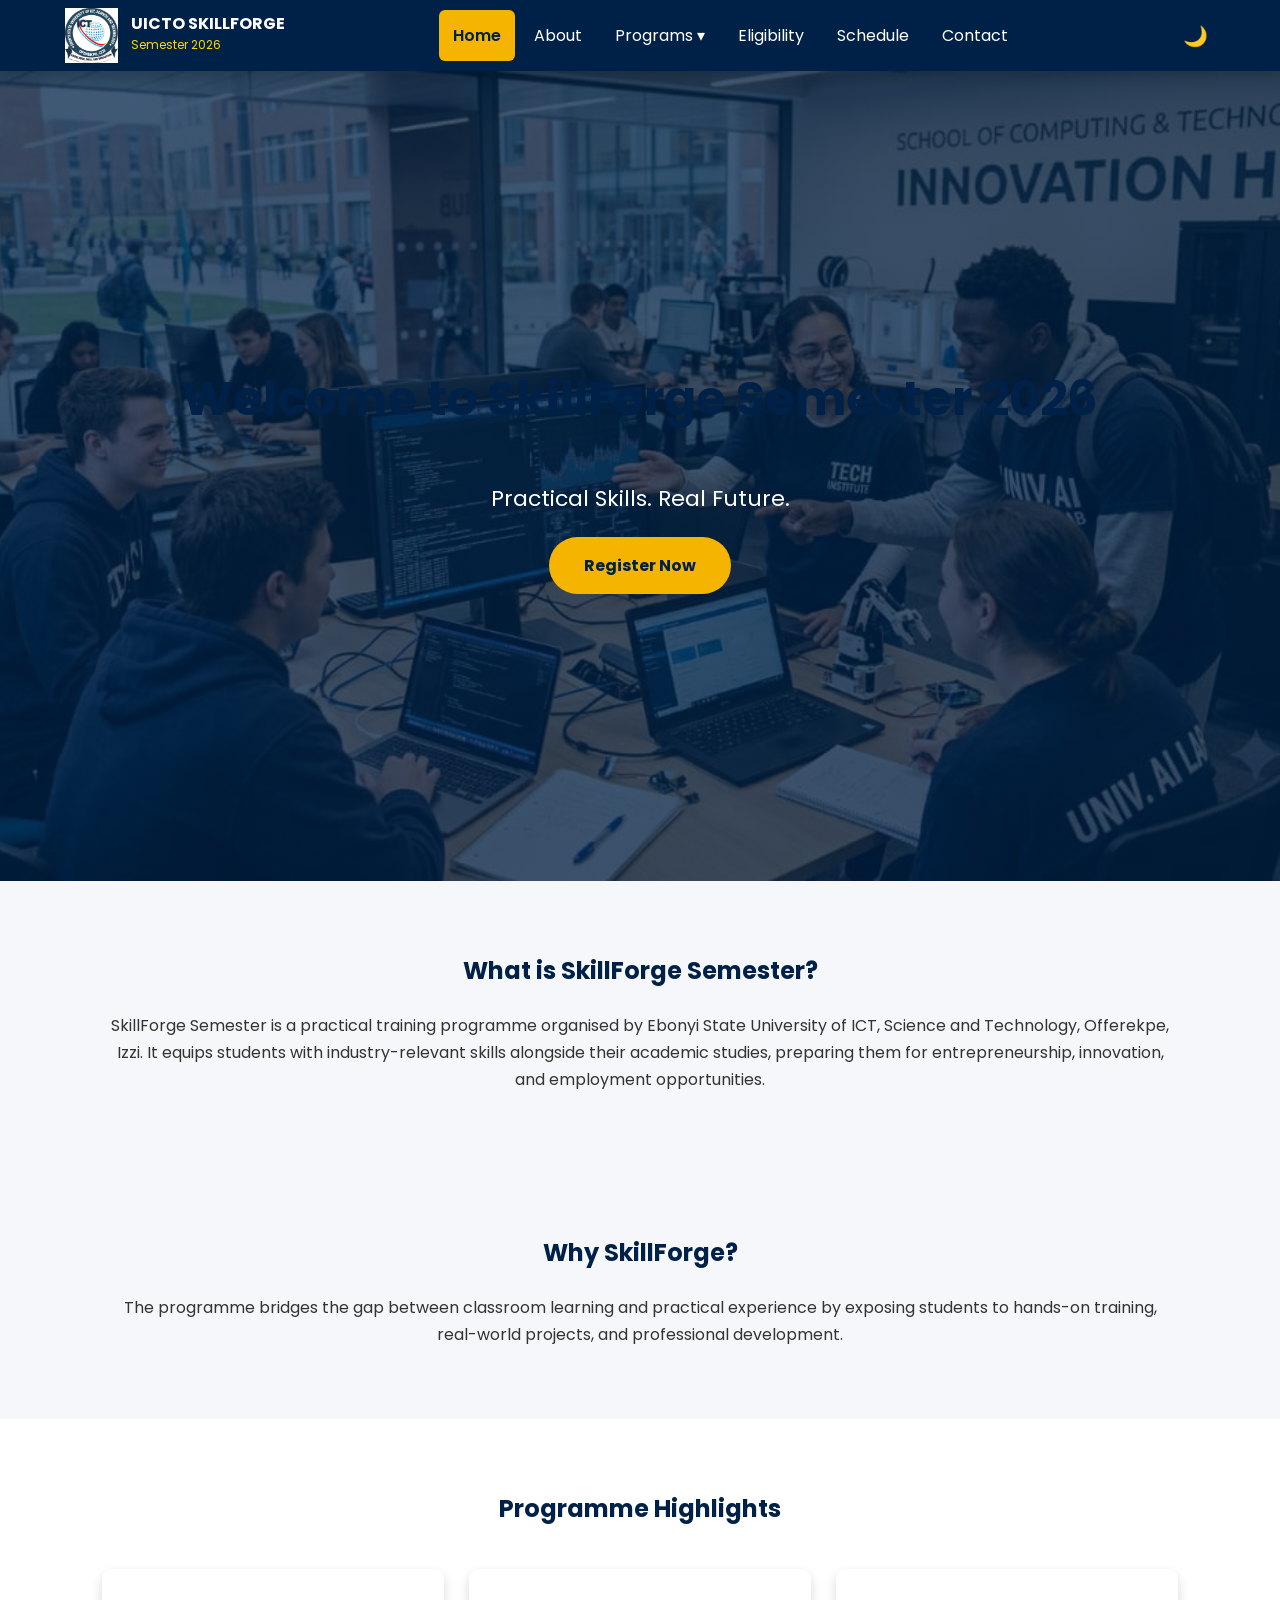
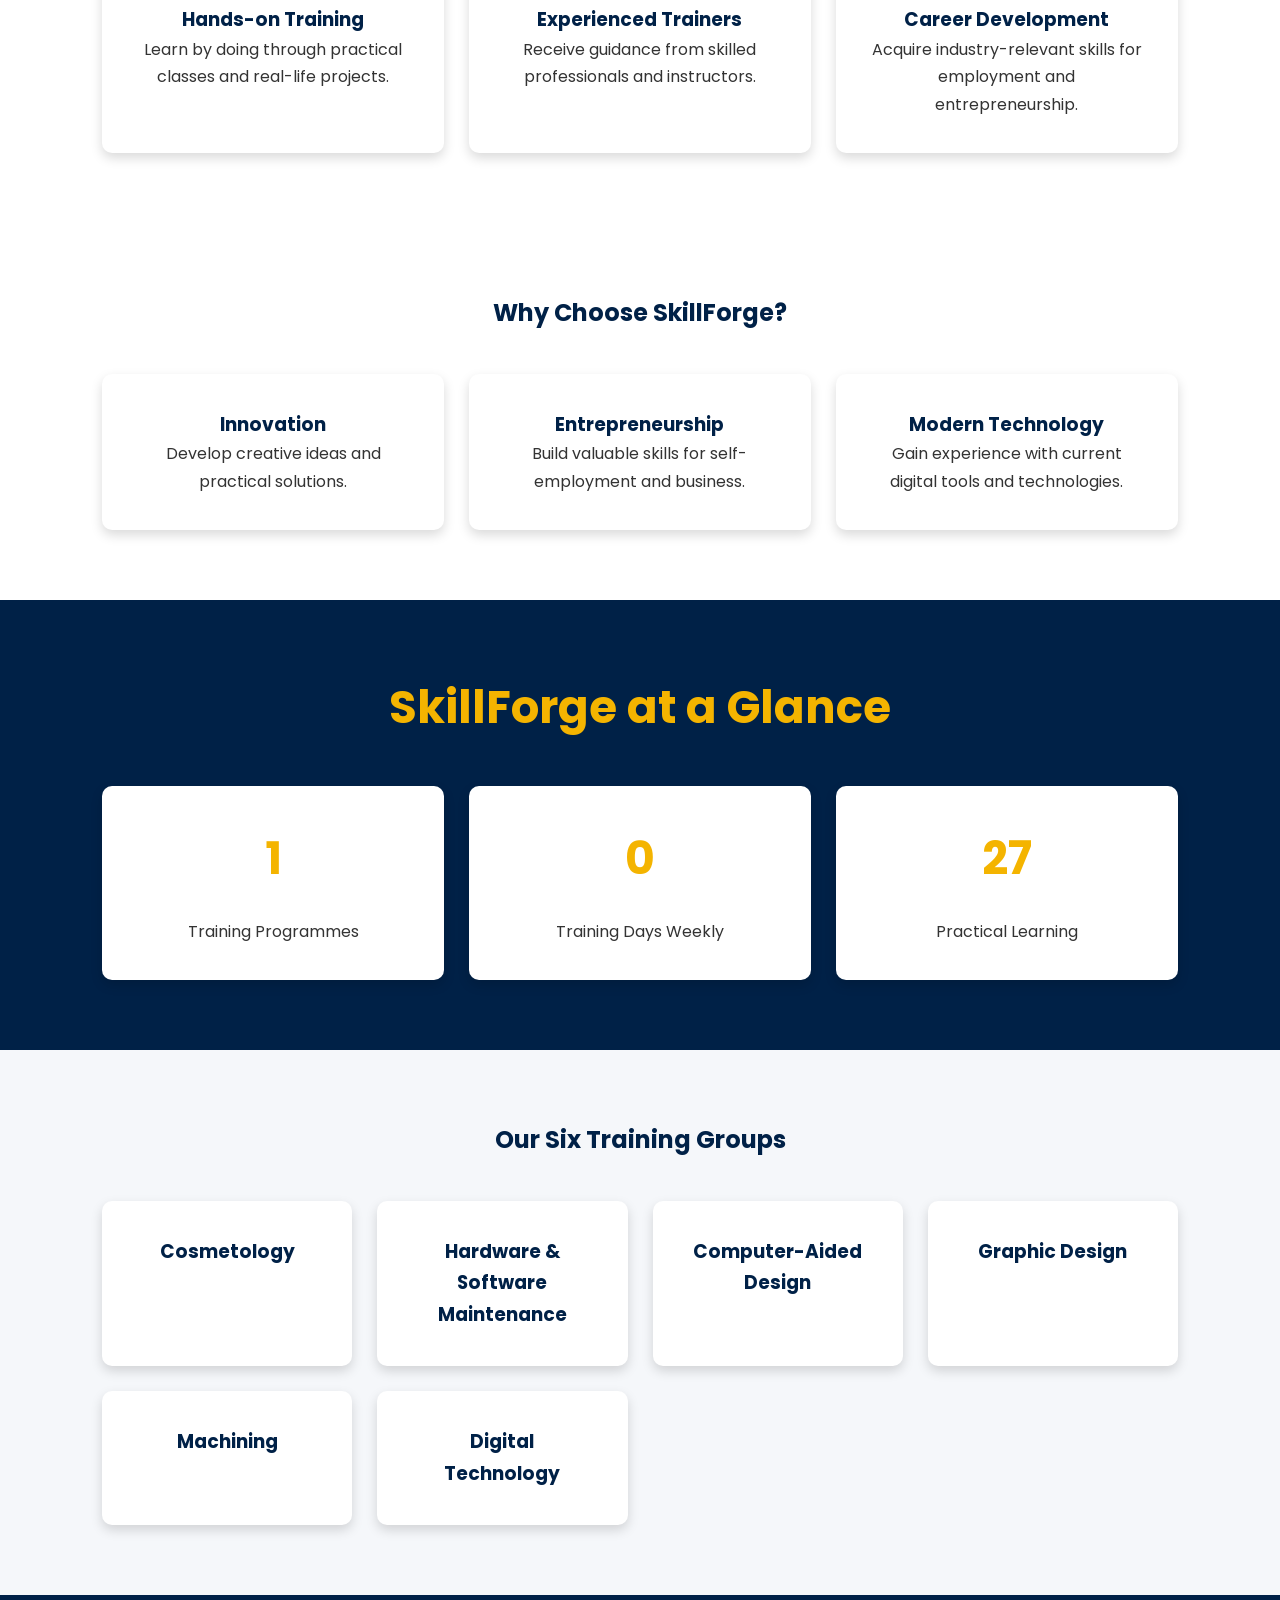
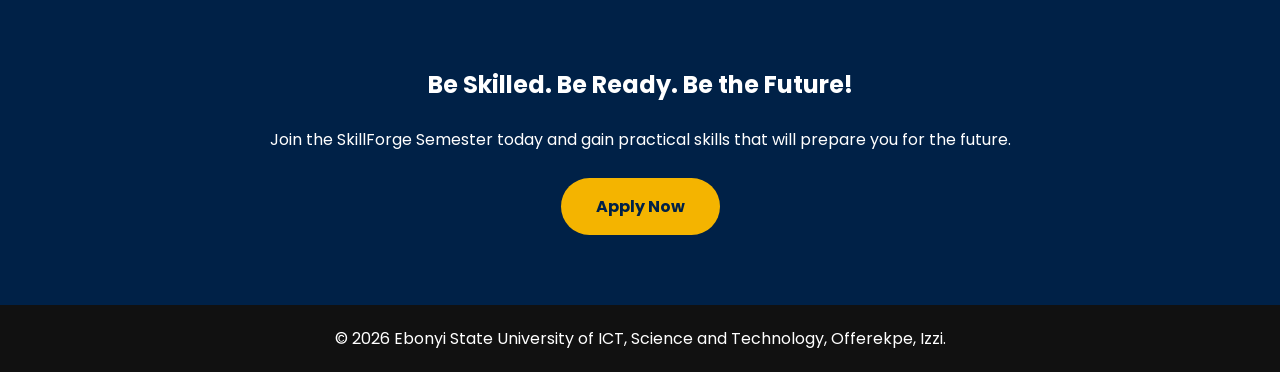
<file: skills-semester/index.html>
<!doctype html>
<html lang="en">
  <head>
    <!-- Basic Information -->
    <meta charset="UTF-8" />
    <meta name="viewport" content="width=device-width, initial-scale=1.0" />

    <!-- Website Title -->
    <title>SkillForge Semester 2026 | EBSUICT</title>
    <link rel="preconnect" href="https://fonts.googleapis.com" />

    <link rel="preconnect" href="https://fonts.gstatic.com" crossorigin />

    <link
      href="https://fonts.googleapis.com/css2?family=Poppins:wght@300;400;500;600;700&display=swap"
      rel="stylesheet"
    />
    <!-- External CSS -->
    <link rel="stylesheet" href="css/style.css" />
  </head>

  <body>
    <!-- ================= HEADER ================= -->
    <header class="site-header">
      <div class="logo">
        <img src="images/logo.jpeg" alt="University Logo" />

        <div class="logo-text">
          <h1>UICTO SKILLFORGE</h1>
          <p>Semester 2026</p>
        </div>
      </div>

      <button class="menu-toggle" id="menuToggle" aria-label="Open navigation">
        ☰
      </button>

      <nav id="mainNav">
        <ul>
          <li><a href="index.html">Home</a></li>
          <li><a href="about.html">About</a></li>

          <li class="dropdown">
            <a href="programs.html" class="dropdown-link">
              Programs <span>▾</span>
            </a>

            <ul class="dropdown-content">
              <li><a href="programs.html#cosmetology">Cosmetology</a></li>
              <li>
                <a href="programs.html#hardware"
                  >Hardware & Software Maintenance</a
                >
              </li>
              <li><a href="programs.html#cad">Computer-Aided Design</a></li>
              <li><a href="programs.html#graphics">Graphic Design</a></li>
              <li><a href="programs.html#machining">Machining</a></li>
              <li><a href="programs.html#digital">Digital Technology</a></li>
            </ul>
          </li>

          <li><a href="eligibility.html">Eligibility</a></li>
          <li><a href="schedule.html">Schedule</a></li>
          <li><a href="contact.html">Contact</a></li>
        </ul>
      </nav>

      <button
        class="theme-toggle"
        id="themeToggle"
        aria-label="Toggle dark mode"
      >
        🌙
      </button>
    </header>
    <!-- ================= HERO SECTION ================= -->

    <section class="hero">
      <h2>Welcome to SkillForge Semester 2026</h2>

      <p>Practical Skills. Real Future.</p>

      <a href="eligibility.html" class="btn"> Register Now </a>
    </section>

    <!-- ================== INTRODUCTION ================== -->

    <section class="introduction">
      <h2>What is SkillForge Semester?</h2>

      <p>
        SkillForge Semester is a practical training programme organised by
        Ebonyi State University of ICT, Science and Technology, Offerekpe, Izzi.
        It equips students with industry-relevant skills alongside their
        academic studies, preparing them for entrepreneurship, innovation, and
        employment opportunities.
      </p>
    </section>

    <!-- ================= WHY SKILLFORGE ================= -->

    <section class="why">
      <h2>Why SkillForge?</h2>

      <p>
        The programme bridges the gap between classroom learning and practical
        experience by exposing students to hands-on training, real-world
        projects, and professional development.
      </p>
    </section>

    <section class="highlights">
      <h2>Programme Highlights</h2>

      <div class="cards">
        <div class="card">
          <h3>Hands-on Training</h3>
          <p>
            Learn by doing through practical classes and real-life projects.
          </p>
        </div>

        <div class="card">
          <h3>Experienced Trainers</h3>
          <p>Receive guidance from skilled professionals and instructors.</p>
        </div>

        <div class="card">
          <h3>Career Development</h3>
          <p>
            Acquire industry-relevant skills for employment and
            entrepreneurship.
          </p>
        </div>
      </div>
    </section>

    <section class="benefits reveal">
      <h2>Why Choose SkillForge?</h2>

      <div class="cards">
        <div class="card">
          <h3>Innovation</h3>
          <p>Develop creative ideas and practical solutions.</p>
        </div>

        <div class="card">
          <h3>Entrepreneurship</h3>
          <p>Build valuable skills for self-employment and business.</p>
        </div>

        <div class="card">
          <h3>Modern Technology</h3>
          <p>Gain experience with current digital tools and technologies.</p>
        </div>
      </div>
    </section>

    <!-- <section class="statistics">
      <div class="cards">
        <div class="card">
          <h2>6</h2>
          <p>Training Groups</p>
        </div>

        <div class="card">
          <h2>100%</h2>
          <p>Practical Learning</p>
        </div>

        <div class="card">
          <h2>2026</h2>
          <p>SkillForge Semester</p>
        </div>
      </div>
    </section> -->

    <section class="statistics reveal">
      <h2>SkillForge at a Glance</h2>

      <div class="cards">
        <div class="card stat-card">
          <h2 class="counter" data-target="6">0</h2>
          <p>Training Programmes</p>
        </div>

        <div class="card stat-card">
          <h2 class="counter" data-target="3">0</h2>
          <p>Training Days Weekly</p>
        </div>

        <!-- <div class="card stat-card">
          <h2 class="counter" data-target="12">0</h2>
          <p>Learning Activities</p>
        </div> -->

        <div class="card stat-card">
          <h2 class="counter" data-target="100">0</h2>
          <p>Practical Learning</p>
        </div>
      </div>
    </section>
    <!-- ================= PROGRAMS PREVIEW ================= -->

    <section class="program-preview">
      <h2>Our Six Training Groups</h2>

      <div class="cards">
        <div class="card">
          <h3>Cosmetology</h3>
        </div>

        <div class="card">
          <h3>Hardware & Software Maintenance</h3>
        </div>

        <div class="card">
          <h3>Computer-Aided Design</h3>
        </div>

        <div class="card">
          <h3>Graphic Design</h3>
        </div>

        <div class="card">
          <h3>Machining</h3>
        </div>

        <div class="card">
          <h3>Digital Technology</h3>
        </div>
      </div>
    </section>

    <!-- ================= CALL TO ACTION ================= -->

    <section class="cta">
      <h2>Be Skilled. Be Ready. Be the Future!</h2>

      <p>
        Join the SkillForge Semester today and gain practical skills that will
        prepare you for the future.
      </p>

      <a href="eligibility.html" class="btn"> Apply Now </a>
    </section>

    <!-- ================= FOOTER ================= -->

    <footer>
      <p>
        &copy; 2026 Ebonyi State University of ICT, Science and Technology,
        Offerekpe, Izzi.
      </p>
    </footer>

    <button id="backToTop" class="back-to-top" aria-label="Back to top">
      ↑
    </button>

    <script src="js/script.js"></script>
  </body>
</html>
</file>
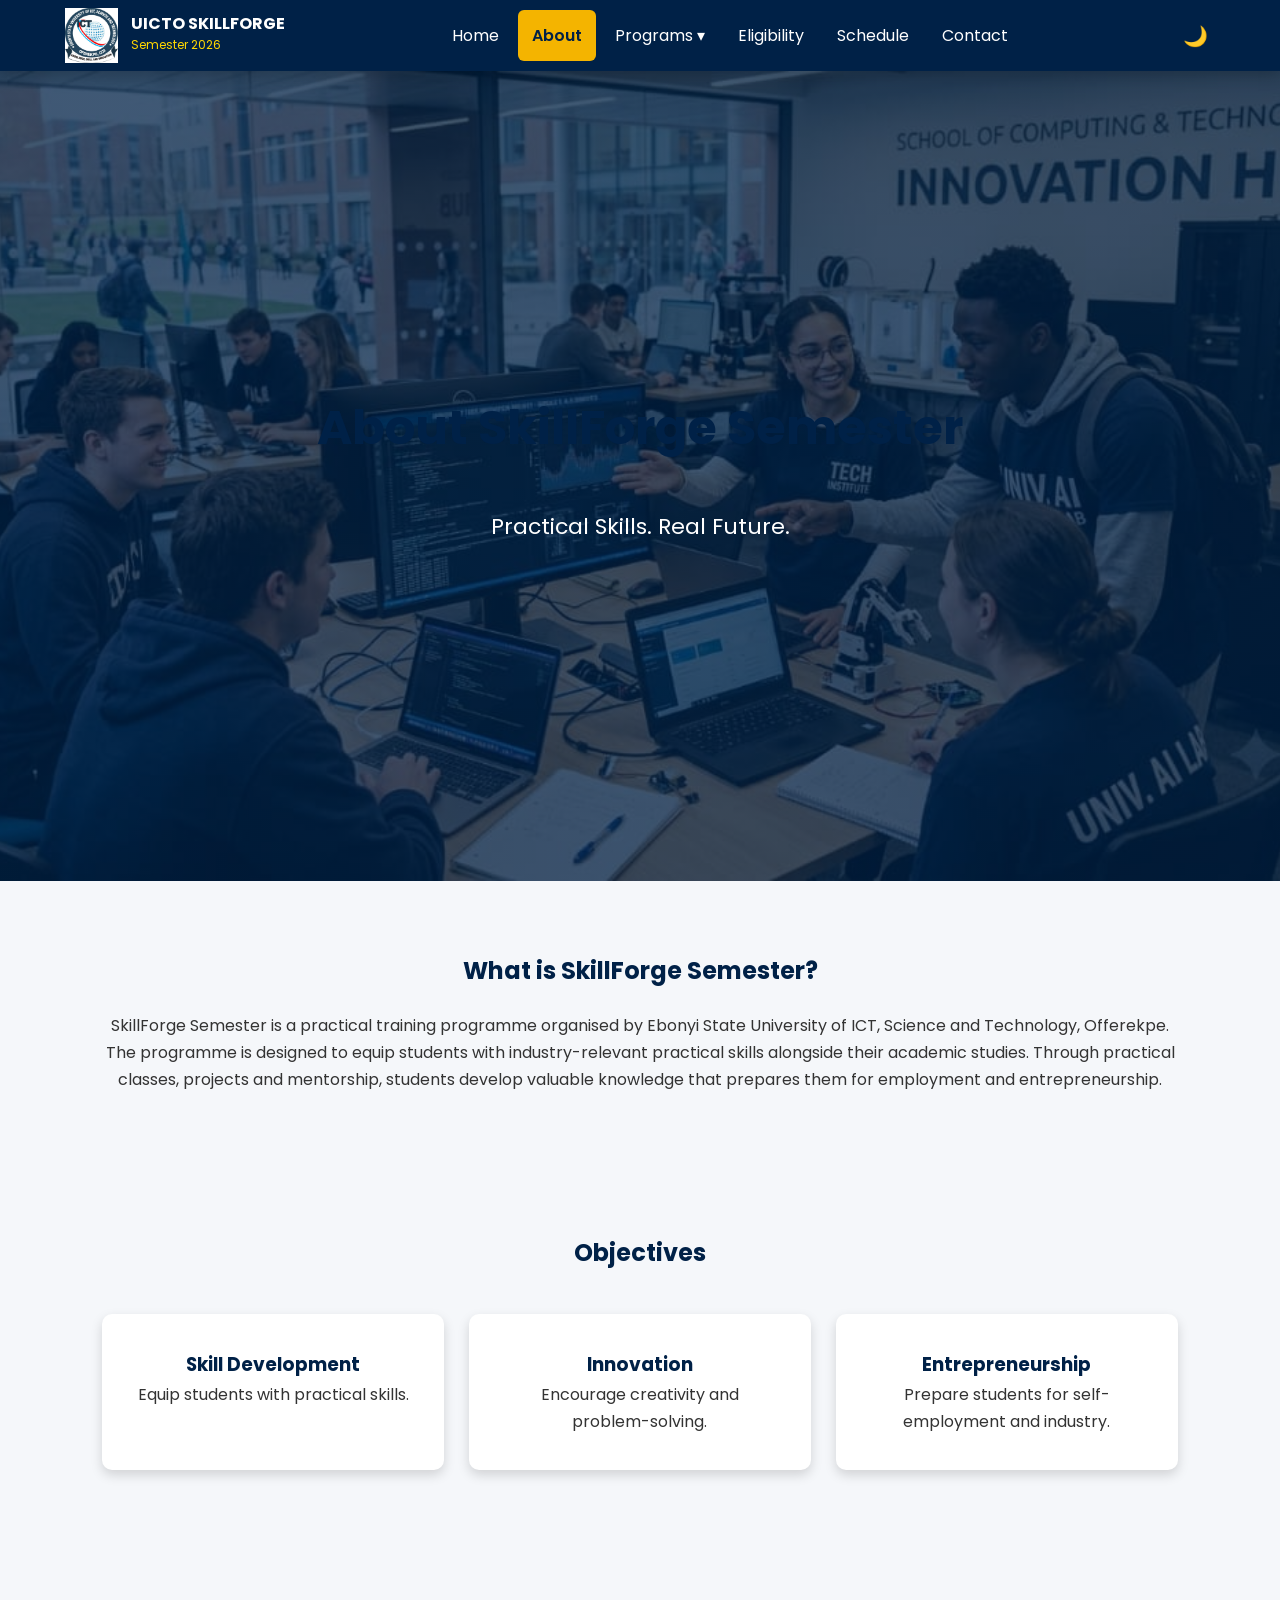
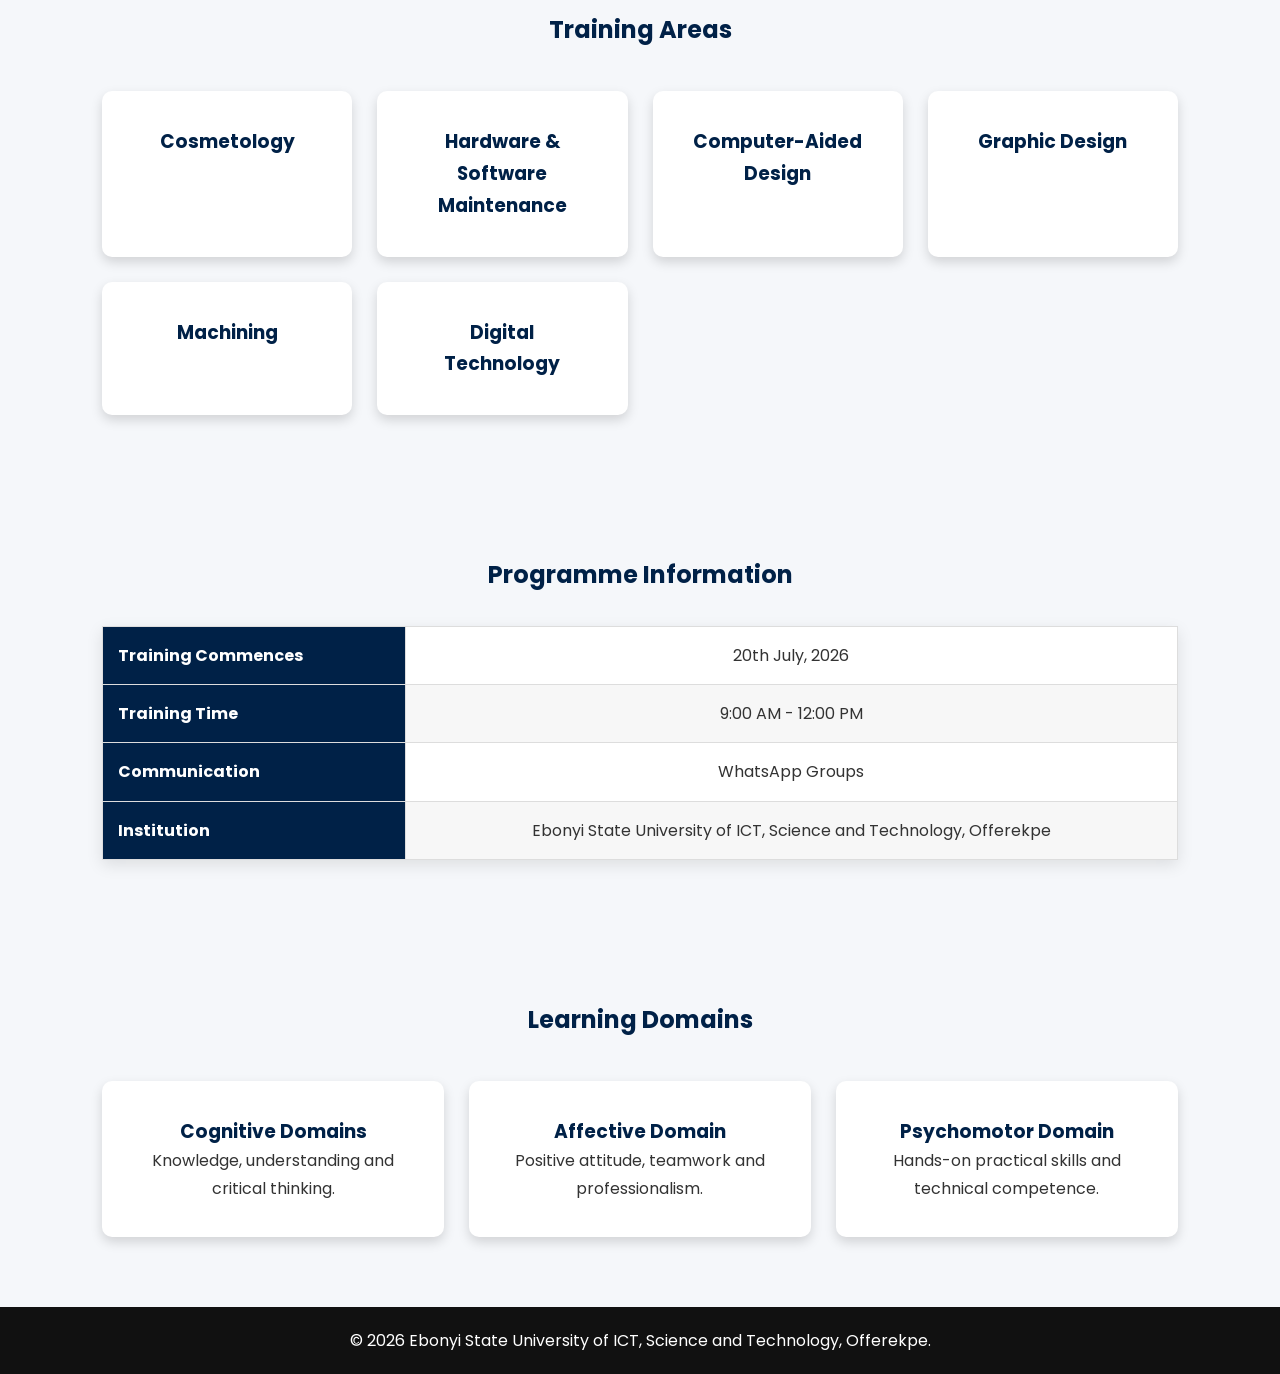
<file: skills-semester/about.html>
<!doctype html>
<html lang="en">
  <head>
    <meta charset="UTF-8" />
    <meta name="viewport" content="width=device-width, initial-scale=1.0" />
    <title>About SkillForge Semester</title>
    <link rel="preconnect" href="https://fonts.googleapis.com" />

    <link rel="preconnect" href="https://fonts.gstatic.com" crossorigin />

    <link
      href="https://fonts.googleapis.com/css2?family=Poppins:wght@300;400;500;600;700&display=swap"
      rel="stylesheet"
    />

    <link rel="stylesheet" href="css/style.css" />
  </head>

  <body>
    <header class="site-header">
      <div class="logo">
        <img src="images/logo.jpeg" alt="University Logo" />

        <div class="logo-text">
          <h1>UICTO SKILLFORGE</h1>
          <p>Semester 2026</p>
        </div>
      </div>

      <button class="menu-toggle" id="menuToggle" aria-label="Open navigation">
        ☰
      </button>

      <nav id="mainNav">
        <ul>
          <li><a href="index.html">Home</a></li>
          <li><a href="about.html">About</a></li>

          <li class="dropdown">
            <a href="programs.html" class="dropdown-link">
              Programs <span>▾</span>
            </a>

            <ul class="dropdown-content">
              <li><a href="programs.html#cosmetology">Cosmetology</a></li>
              <li>
                <a href="programs.html#hardware"
                  >Hardware & Software Maintenance</a
                >
              </li>
              <li><a href="programs.html#cad">Computer-Aided Design</a></li>
              <li><a href="programs.html#graphics">Graphic Design</a></li>
              <li><a href="programs.html#machining">Machining</a></li>
              <li><a href="programs.html#digital">Digital Technology</a></li>
            </ul>
          </li>

          <li><a href="eligibility.html">Eligibility</a></li>
          <li><a href="schedule.html">Schedule</a></li>
          <li><a href="contact.html">Contact</a></li>
        </ul>
      </nav>

      <button
        class="theme-toggle"
        id="themeToggle"
        aria-label="Toggle dark mode"
      >
        🌙
      </button>
    </header>
    <!-- PAGE TITLE -->

    <section class="hero">
      <h2>About SkillForge Semester</h2>

      <p>Practical Skills. Real Future.</p>
    </section>

    <!-- ABOUT -->

    <section>
      <h2>What is SkillForge Semester?</h2>

      <p>
        SkillForge Semester is a practical training programme organised by
        Ebonyi State University of ICT, Science and Technology, Offerekpe. The
        programme is designed to equip students with industry-relevant practical
        skills alongside their academic studies. Through practical classes,
        projects and mentorship, students develop valuable knowledge that
        prepares them for employment and entrepreneurship.
      </p>
    </section>

    <!-- OBJECTIVES -->

    <section>
      <h2>Objectives</h2>

      <div class="cards">
        <div class="card">
          <h3>Skill Development</h3>

          <p>Equip students with practical skills.</p>
        </div>

        <div class="card">
          <h3>Innovation</h3>

          <p>Encourage creativity and problem-solving.</p>
        </div>

        <div class="card">
          <h3>Entrepreneurship</h3>

          <p>Prepare students for self-employment and industry.</p>
        </div>
      </div>
    </section>

    <!-- TRAINING AREAS -->

    <section>
      <h2>Training Areas</h2>

      <div class="cards">
        <div class="card">
          <h3>Cosmetology</h3>
        </div>

        <div class="card">
          <h3>Hardware & Software Maintenance</h3>
        </div>

        <div class="card">
          <h3>Computer-Aided Design</h3>
        </div>

        <div class="card">
          <h3>Graphic Design</h3>
        </div>

        <div class="card">
          <h3>Machining</h3>
        </div>

        <div class="card">
          <h3>Digital Technology</h3>
        </div>
      </div>
    </section>

    <!-- PROGRAMME DETAILS -->

    <section>
      <h2>Programme Information</h2>

      <table>
        <tr>
          <th>Training Commences</th>
          <td>20th July, 2026</td>
        </tr>

        <tr>
          <th>Training Time</th>
          <td>9:00 AM - 12:00 PM</td>
        </tr>

        <tr>
          <th>Communication</th>
          <td>WhatsApp Groups</td>
        </tr>

        <tr>
          <th>Institution</th>
          <td>
            Ebonyi State University of ICT, Science and Technology, Offerekpe
          </td>
        </tr>
      </table>
    </section>

    <!-- LEARNING DOMAINS -->

    <section>
      <h2>Learning Domains</h2>

      <div class="cards">
        <div class="card">
          <h3>Cognitive Domains</h3>

          <p>Knowledge, understanding and critical thinking.</p>
        </div>

        <div class="card">
          <h3>Affective Domain</h3>

          <p>Positive attitude, teamwork and professionalism.</p>
        </div>

        <div class="card">
          <h3>Psychomotor Domain</h3>

          <p>Hands-on practical skills and technical competence.</p>
        </div>
      </div>
    </section>

    <!-- FOOTER -->

    <footer>
      <p>
        © 2026 Ebonyi State University of ICT, Science and Technology,
        Offerekpe.
      </p>
    </footer>

    <button id="backToTop" class="back-to-top" aria-label="Back to top">
      ↑
    </button>

    <script src="js/script.js"></script>
  </body>
</html>
</file>
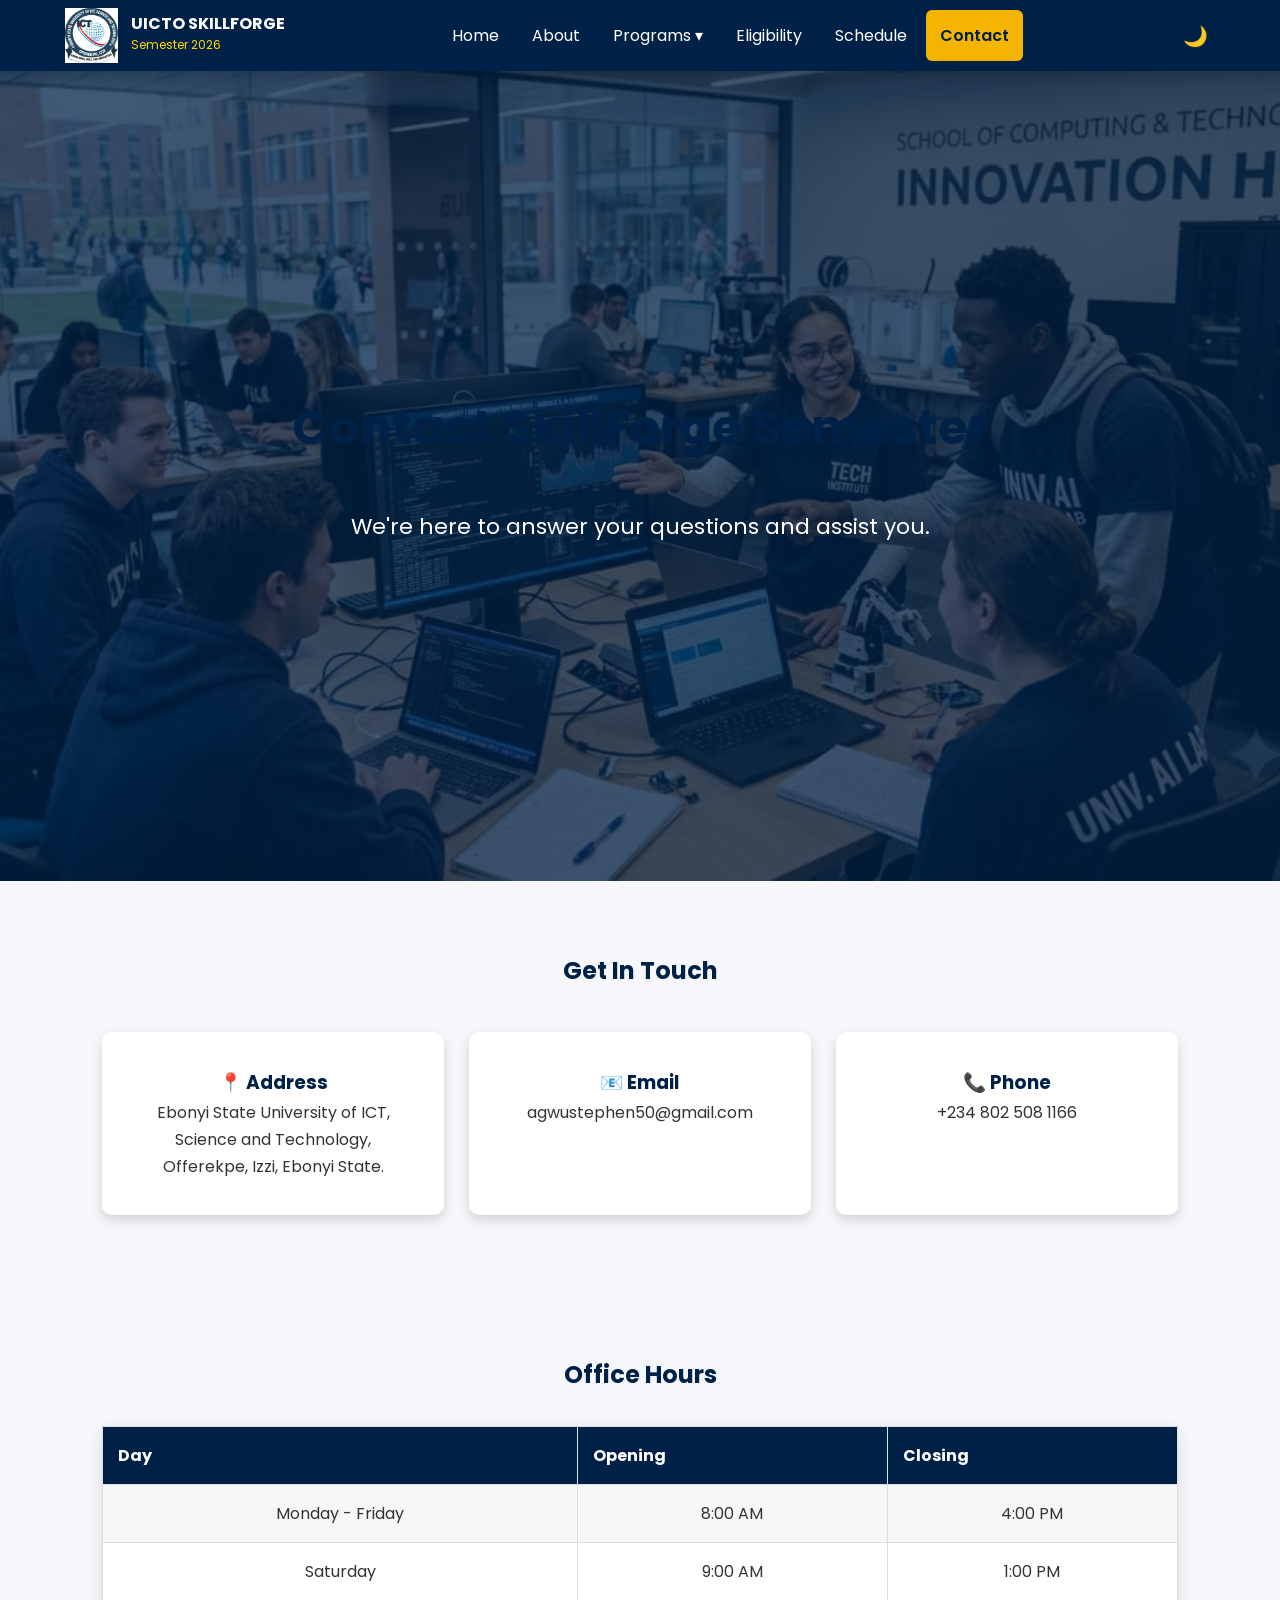
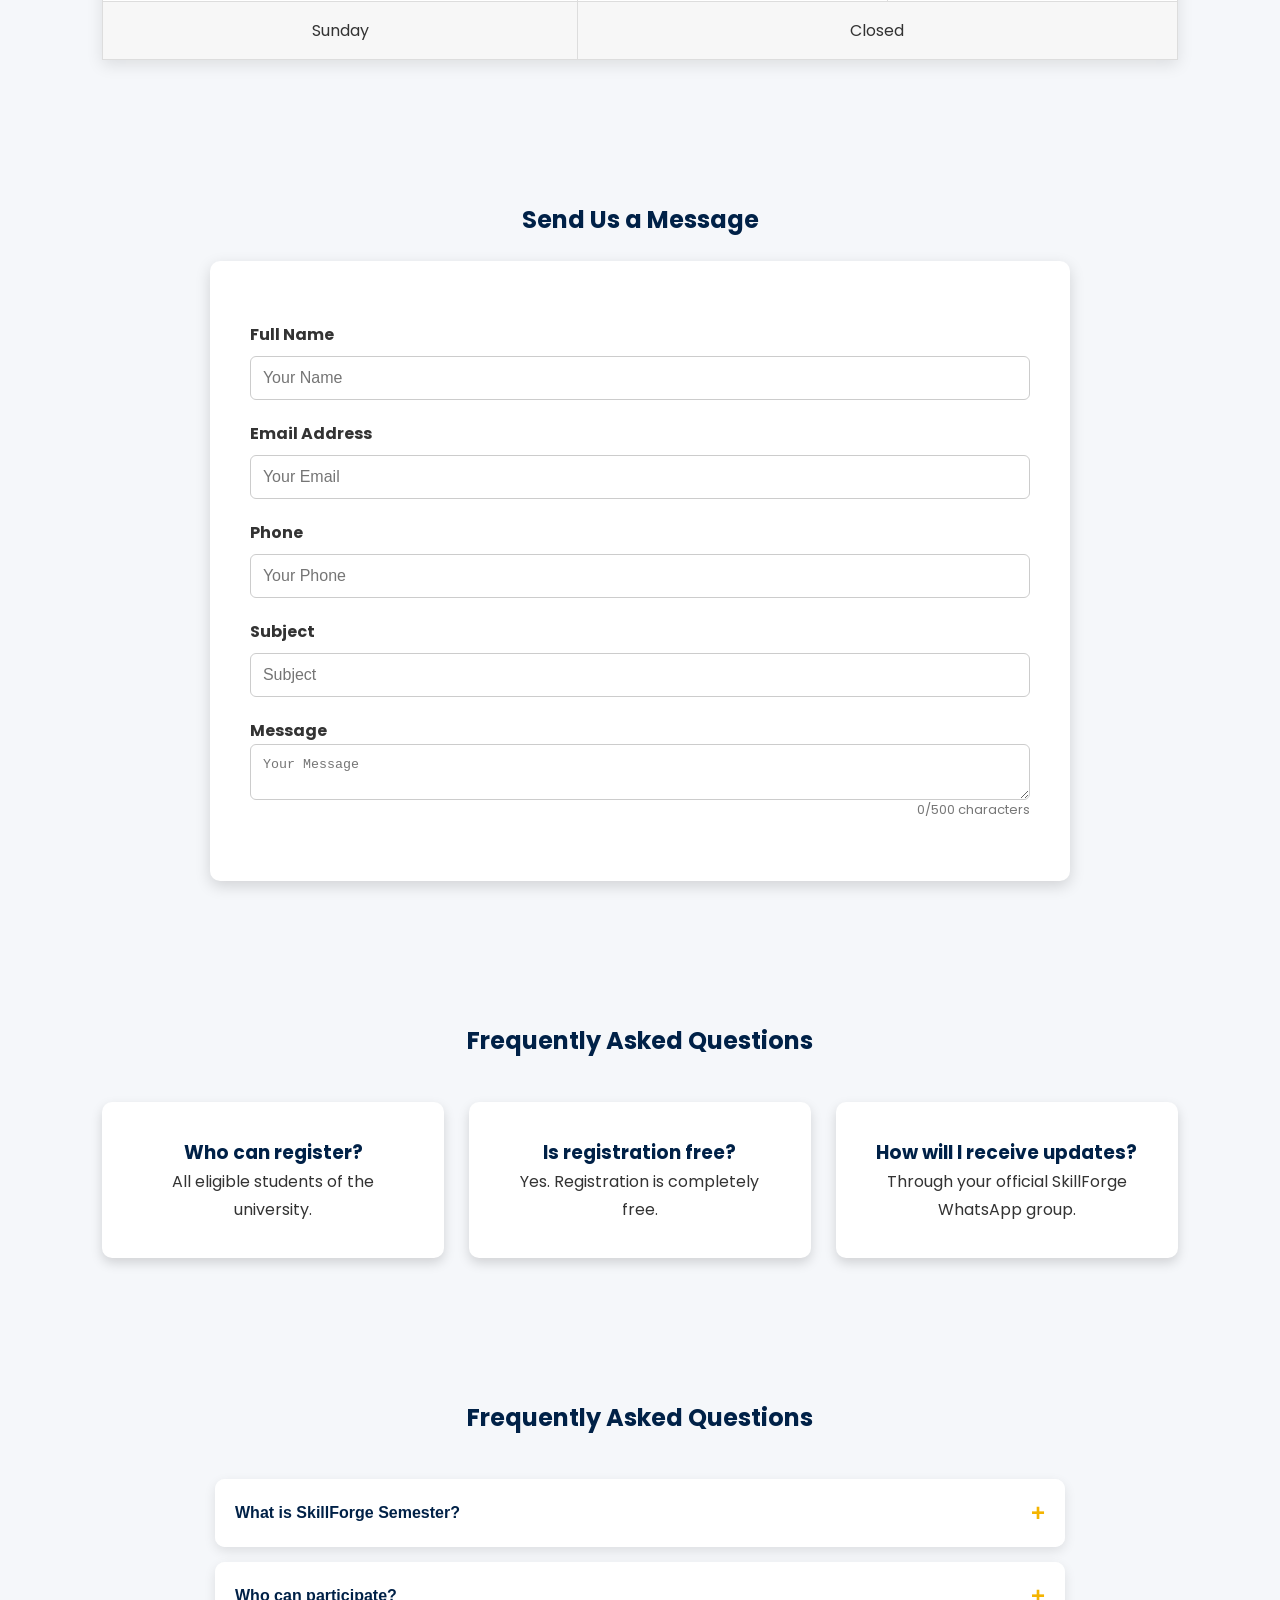
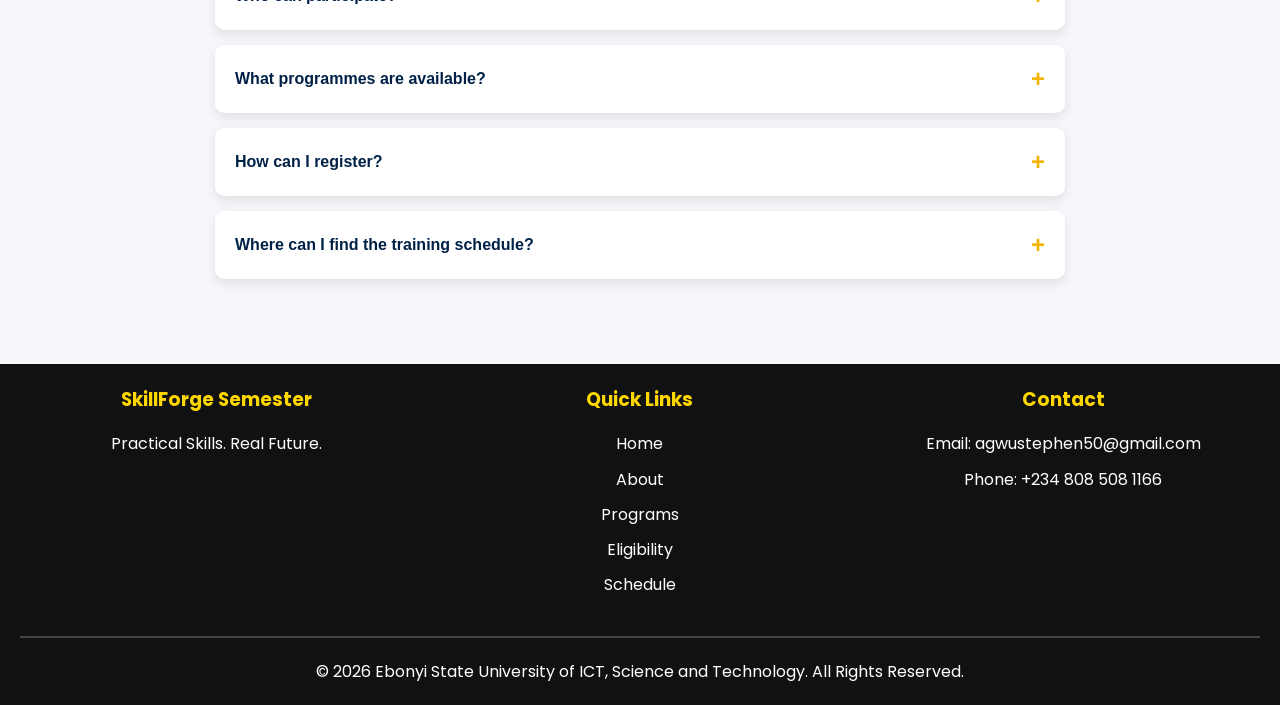
<file: skills-semester/contact.html>
<!doctype html>
<html lang="en">
  <head>
    <meta charset="UTF-8" />
    <meta name="viewport" content="width=device-width, initial-scale=1.0" />
    <title>Contact Us | SkillForge Semester</title>
    <link rel="preconnect" href="https://fonts.googleapis.com" />

    <link rel="preconnect" href="https://fonts.gstatic.com" crossorigin />

    <link
      href="https://fonts.googleapis.com/css2?family=Poppins:wght@300;400;500;600;700&display=swap"
      rel="stylesheet"
    />
    <link rel="stylesheet" href="css/style.css" />
  </head>

  <body>
    <header class="site-header">
      <div class="logo">
        <img src="images/logo.jpeg" alt="University Logo" />

        <div class="logo-text">
          <h1>UICTO SKILLFORGE</h1>
          <p>Semester 2026</p>
        </div>
      </div>

      <button class="menu-toggle" id="menuToggle" aria-label="Open navigation">
        ☰
      </button>

      <nav id="mainNav">
        <ul>
          <li><a href="index.html">Home</a></li>
          <li><a href="about.html">About</a></li>

          <li class="dropdown">
            <a href="programs.html" class="dropdown-link">
              Programs <span>▾</span>
            </a>

            <ul class="dropdown-content">
              <li><a href="programs.html#cosmetology">Cosmetology</a></li>
              <li>
                <a href="programs.html#hardware"
                  >Hardware & Software Maintenance</a
                >
              </li>
              <li><a href="programs.html#cad">Computer-Aided Design</a></li>
              <li><a href="programs.html#graphics">Graphic Design</a></li>
              <li><a href="programs.html#machining">Machining</a></li>
              <li><a href="programs.html#digital">Digital Technology</a></li>
            </ul>
          </li>

          <li><a href="eligibility.html">Eligibility</a></li>
          <li><a href="schedule.html">Schedule</a></li>
          <li><a href="contact.html">Contact</a></li>
        </ul>
      </nav>

      <button
        class="theme-toggle"
        id="themeToggle"
        aria-label="Toggle dark mode"
      >
        🌙
      </button>
    </header>
    <section class="hero">
      <h2>Contact SkillForge Semester</h2>

      <p>We're here to answer your questions and assist you.</p>
    </section>
    <section>
      <h2>Get In Touch</h2>

      <div class="cards">
        <div class="card">
          <h3>📍 Address</h3>

          <p>
            Ebonyi State University of ICT, Science and Technology, Offerekpe,
            Izzi, Ebonyi State.
          </p>
        </div>

        <div class="card">
          <h3>📧 Email</h3>

          <p>agwustephen50@gmail.com</p>
        </div>

        <div class="card">
          <h3>📞 Phone</h3>

          <p>+234 802 508 1166</p>
        </div>
      </div>
    </section>
    <section>
      <h2>Office Hours</h2>

      <table>
        <tr>
          <th>Day</th>
          <th>Opening</th>
          <th>Closing</th>
        </tr>

        <tr>
          <td>Monday - Friday</td>
          <td>8:00 AM</td>
          <td>4:00 PM</td>
        </tr>

        <tr>
          <td>Saturday</td>
          <td>9:00 AM</td>
          <td>1:00 PM</td>
        </tr>

        <tr>
          <td>Sunday</td>
          <td colspan="2">Closed</td>
        </tr>
      </table>
    </section>
    <section>
      <h2>Send Us a Message</h2>

      <form id="contactForm">
        <label>Full Name</label>

        <input type="text" id="contactName" placeholder="Your Name" required />

        <label>Email Address</label>

        <input
          type="email"
          id="contactEmail"
          placeholder="Your Email"
          required
        />

        <label>Phone</label>
        <input type="tel" id="contactPhone" placeholder="Your Phone" required />

        <label>Subject</label>
        <input type="text" id="contactSubject" placeholder="Subject" required />

        <label>Message</label>

        <textarea
          id="contactMessage"
          placeholder="Your Message"
          maxlength="500"
          required
        ></textarea>

        <div class="message-counter">
          <span id="messageCount">0</span>/500 characters
        </div>
      </form>

      <div id="contactSuccess" class="contact-success">
        <div class="success-icon">✓</div>

        <h3>Message Sent Successfully!!</h3>

        <p>
          Thank you for contacting SkillForge. We'll get back to you as soon as
          possible.
        </p>

        <button type="button" id="newMessage" class="btn">
          Send Another Message
        </button>
      </div>
    </section>
    <section>
      <h2>Frequently Asked Questions</h2>

      <div class="cards">
        <div class="card">
          <h3>Who can register?</h3>

          <p>All eligible students of the university.</p>
        </div>

        <div class="card">
          <h3>Is registration free?</h3>

          <p>Yes. Registration is completely free.</p>
        </div>

        <div class="card">
          <h3>How will I receive updates?</h3>

          <p>Through your official SkillForge WhatsApp group.</p>
        </div>
      </div>
    </section>

    <section class="faq-section">
      <h2>Frequently Asked Questions</h2>

      <div class="faq-container">
        <div class="faq-item">
          <button class="faq-question">
            What is SkillForge Semester?
            <span>+</span>
          </button>

          <div class="faq-answer">
            <p>
              SkillForge Semester is a practical digital technology training
              programme designed to help students develop useful technical and
              practical skills.
            </p>
          </div>
        </div>

        <div class="faq-item">
          <button class="faq-question">
            Who can participate?
            <span>+</span>
          </button>

          <div class="faq-answer">
            <p>
              Eligible students of the university can participate in the
              available SkillForge training programmes.
            </p>
          </div>
        </div>

        <div class="faq-item">
          <button class="faq-question">
            What programmes are available?
            <span>+</span>
          </button>

          <div class="faq-answer">
            <p>
              SkillForge offers several practical training areas, including
              Digital Technology, Graphic Design, CAD, Machining, Cosmetology,
              and Hardware & Software Maintenance.
            </p>
          </div>
        </div>

        <div class="faq-item">
          <button class="faq-question">
            How can I register?
            <span>+</span>
          </button>

          <div class="faq-answer">
            <p>
              Visit the Eligibility page and complete the registration form to
              begin your application.
            </p>
          </div>
        </div>

        <div class="faq-item">
          <button class="faq-question">
            Where can I find the training schedule?
            <span>+</span>
          </button>

          <div class="faq-answer">
            <p>
              You can view the official training timetable on the Schedule page.
            </p>
          </div>
        </div>
      </div>
    </section>
    <footer>
      <div class="footer-content">
        <div>
          <h3>SkillForge Semester</h3>

          <p>Practical Skills. Real Future.</p>
        </div>

        <div>
          <h3>Quick Links</h3>

          <p>Home</p>

          <p>About</p>

          <p>Programs</p>

          <p>Eligibility</p>

          <p>Schedule</p>
        </div>

        <div>
          <h3>Contact</h3>

          <p>Email: agwustephen50@gmail.com</p>

          <p>Phone: +234 808 508 1166</p>
        </div>
      </div>

      <hr />

      <p>
        &copy; 2026 Ebonyi State University of ICT, Science and Technology. All
        Rights Reserved.
      </p>
    </footer>

    <button id="backToTop" class="back-to-top" aria-label="Back to top">
      ↑
    </button>

    <script src="js/script.js"></script>
  </body>
</html>
</file>
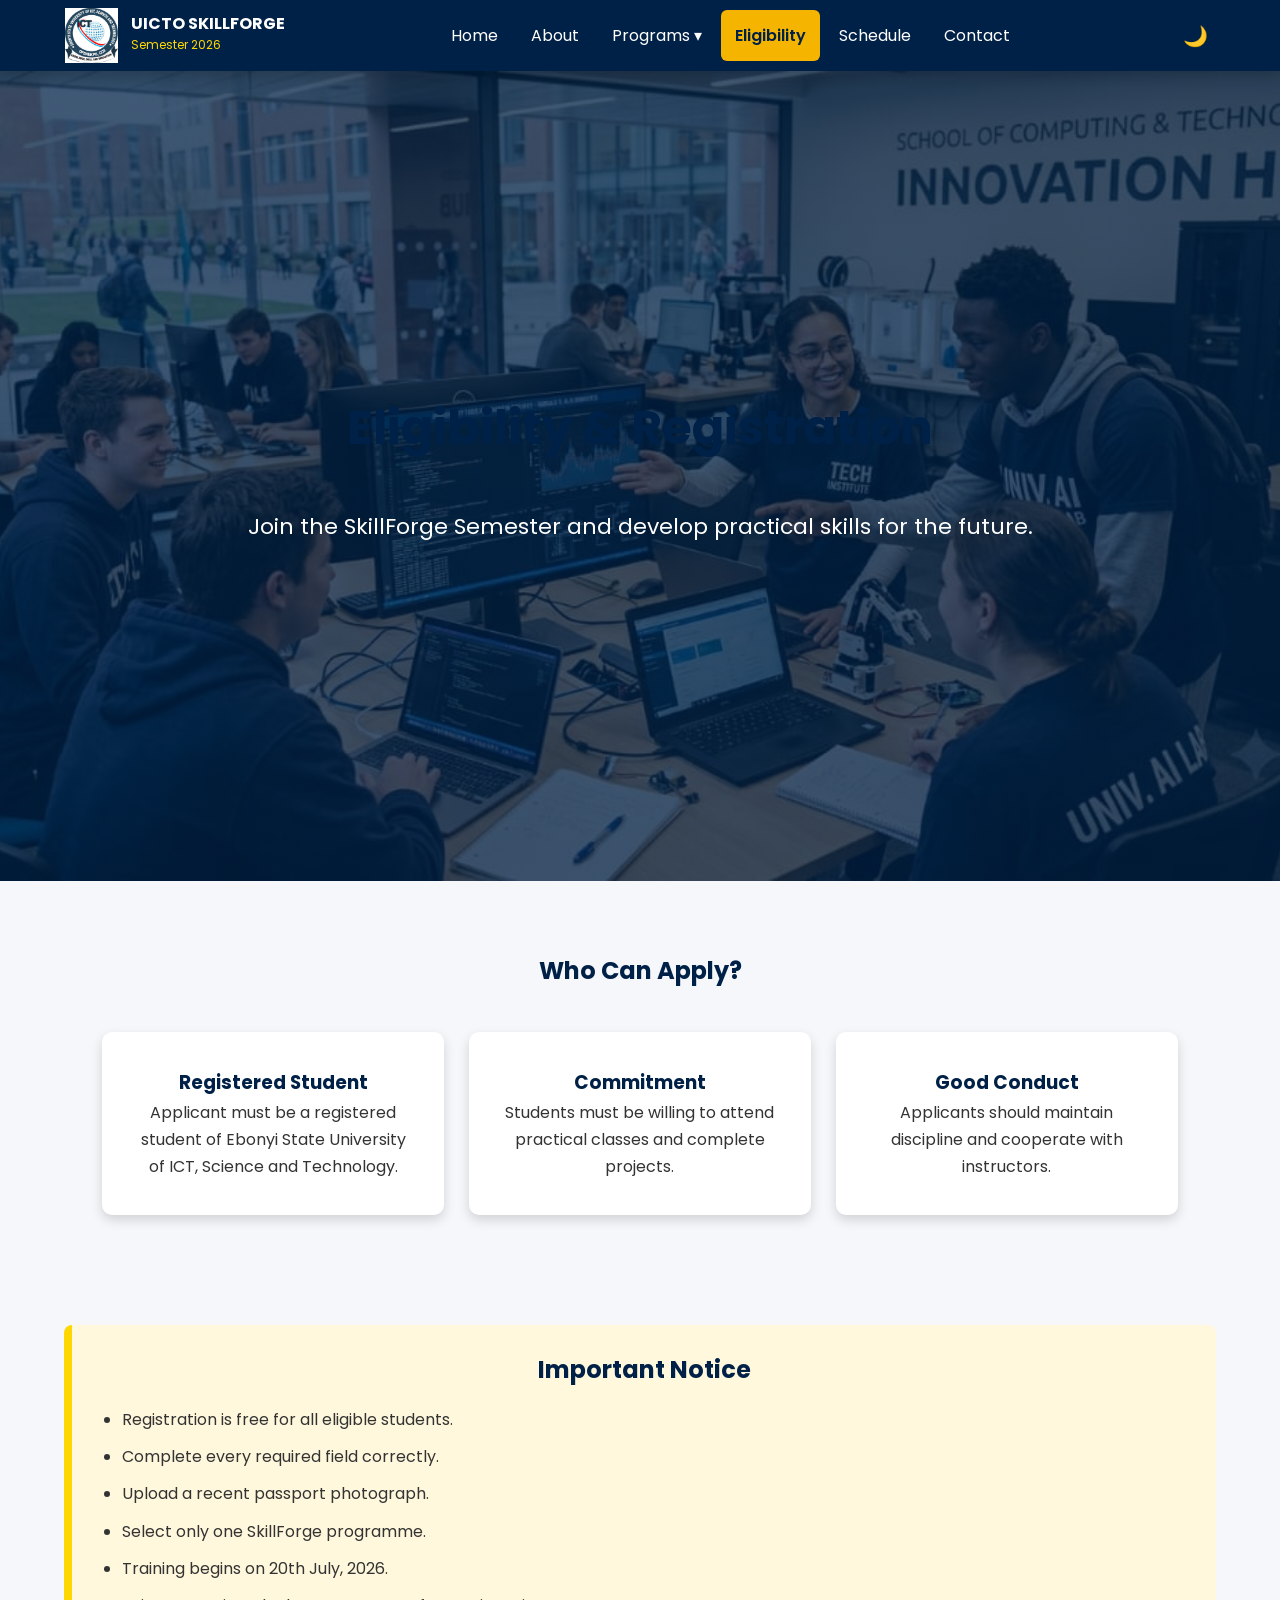
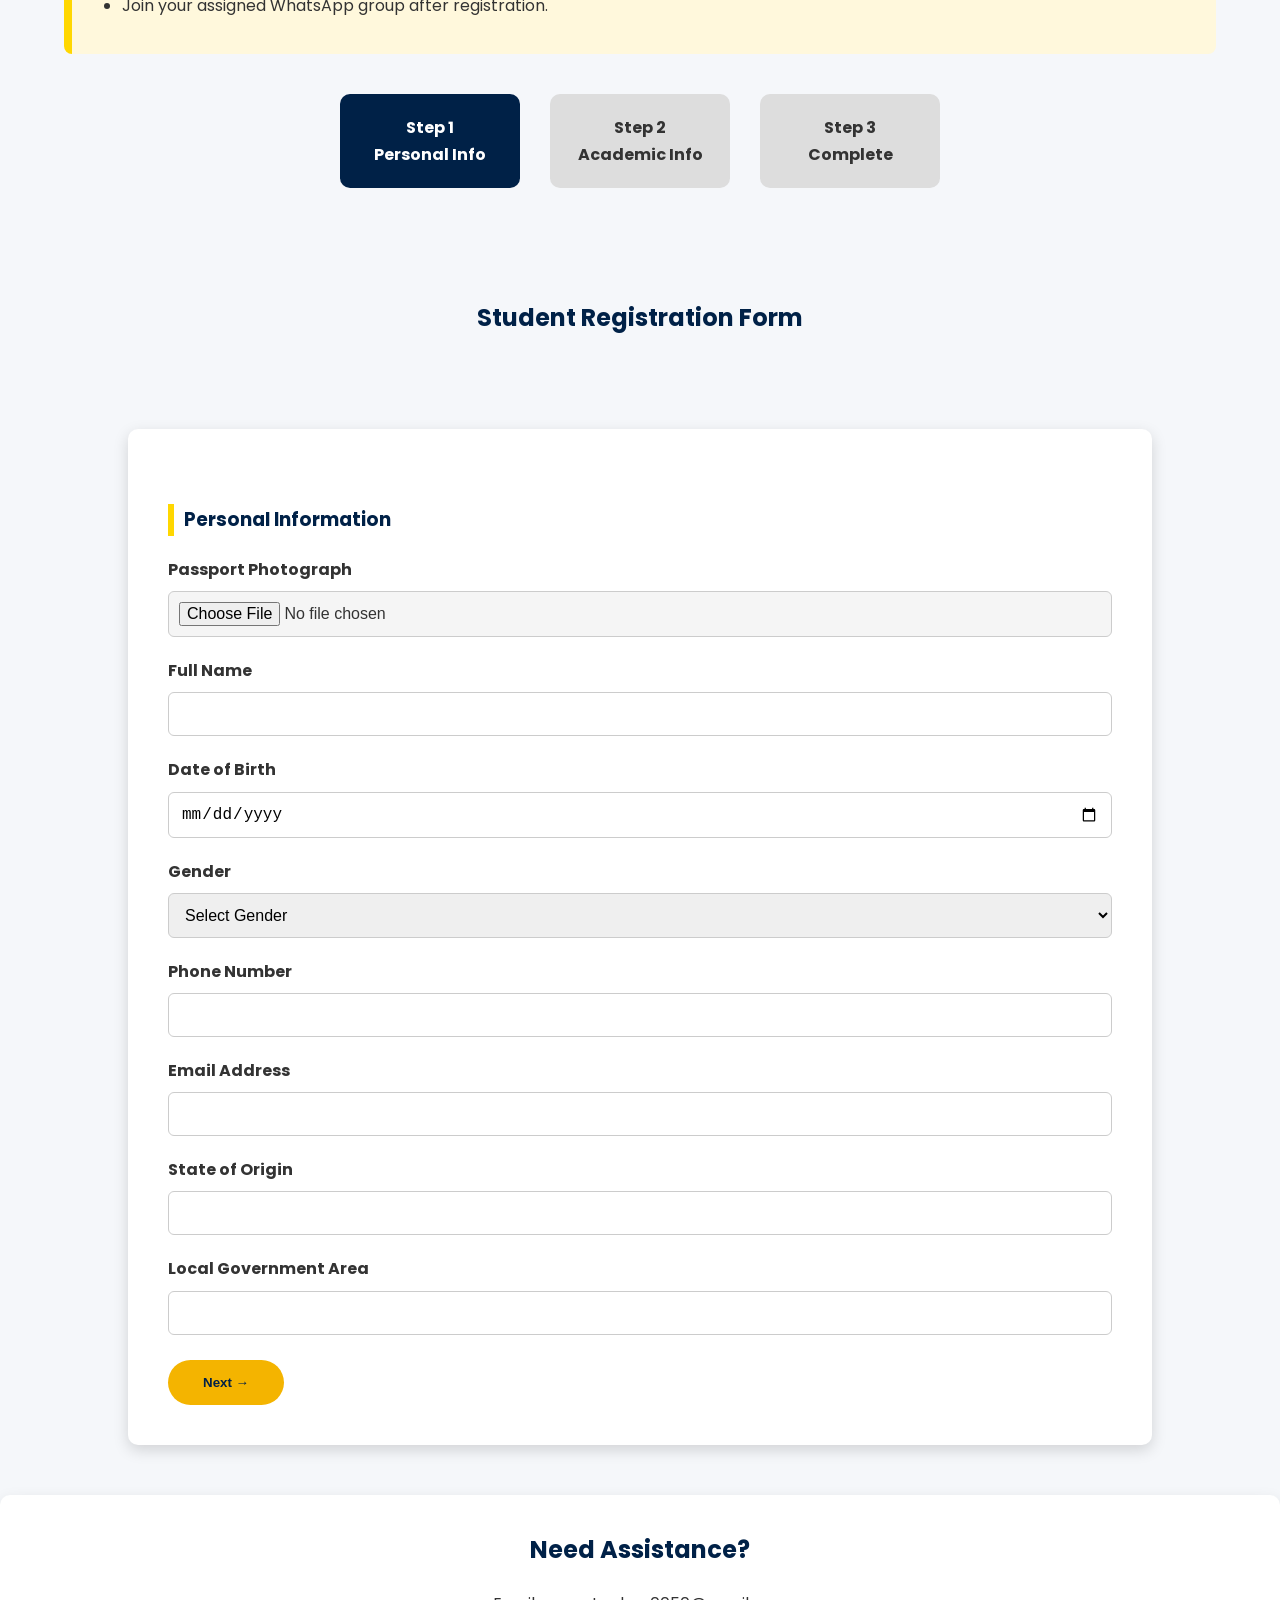
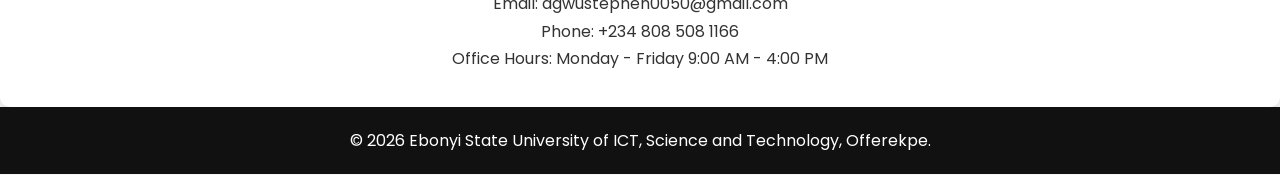
<file: skills-semester/eligibility.html>
<!doctype html>
<html lang="en">
  <head>
    <meta charset="UTF-8" />
    <meta name="viewport" content="width=device-width, initial-scale=1.0" />
    <title>Eligibility & Registration</title>
    <link rel="preconnect" href="https://fonts.googleapis.com" />

    <link rel="preconnect" href="https://fonts.gstatic.com" crossorigin />

    <link
      href="https://fonts.googleapis.com/css2?family=Poppins:wght@300;400;500;600;700&display=swap"
      rel="stylesheet"
    />

    <link rel="stylesheet" href="css/style.css" />
  </head>

  <body>
    <header class="site-header">
      <div class="logo">
        <img src="images/logo.jpeg" alt="University Logo" />

        <div class="logo-text">
          <h1>UICTO SKILLFORGE</h1>
          <p>Semester 2026</p>
        </div>
      </div>

      <button class="menu-toggle" id="menuToggle" aria-label="Open navigation">
        ☰
      </button>

      <nav id="mainNav">
        <ul>
          <li><a href="index.html">Home</a></li>
          <li><a href="about.html">About</a></li>

          <li class="dropdown">
            <a href="programs.html" class="dropdown-link">
              Programs <span>▾</span>
            </a>

            <ul class="dropdown-content">
              <li><a href="programs.html#cosmetology">Cosmetology</a></li>
              <li>
                <a href="programs.html#hardware"
                  >Hardware & Software Maintenance</a
                >
              </li>
              <li><a href="programs.html#cad">Computer-Aided Design</a></li>
              <li><a href="programs.html#graphics">Graphic Design</a></li>
              <li><a href="programs.html#machining">Machining</a></li>
              <li><a href="programs.html#digital">Digital Technology</a></li>
            </ul>
          </li>

          <li><a href="eligibility.html">Eligibility</a></li>
          <li><a href="schedule.html">Schedule</a></li>
          <li><a href="contact.html">Contact</a></li>
        </ul>
      </nav>

      <button
        class="theme-toggle"
        id="themeToggle"
        aria-label="Toggle dark mode"
      >
        🌙
      </button>
    </header>
    <section class="hero">
      <h2>Eligibility & Registration</h2>

      <p>
        Join the SkillForge Semester and develop practical skills for the
        future.
      </p>
    </section>

    <section>
      <h2>Who Can Apply?</h2>

      <div class="cards">
        <div class="card">
          <h3>Registered Student</h3>
          <p>
            Applicant must be a registered student of Ebonyi State University of
            ICT, Science and Technology.
          </p>
        </div>

        <div class="card">
          <h3>Commitment</h3>
          <p>
            Students must be willing to attend practical classes and complete
            projects.
          </p>
        </div>

        <div class="card">
          <h3>Good Conduct</h3>
          <p>
            Applicants should maintain discipline and cooperate with
            instructors.
          </p>
        </div>
      </div>
    </section>

    <section class="notice">
      <h2>Important Notice</h2>

      <ul>
        <li>Registration is free for all eligible students.</li>

        <li>Complete every required field correctly.</li>

        <li>Upload a recent passport photograph.</li>

        <li>Select only one SkillForge programme.</li>

        <li>Training begins on 20th July, 2026.</li>

        <li>Join your assigned WhatsApp group after registration.</li>
      </ul>
    </section>
    <div class="steps">
      <div class="step active">
        Step 1

        <p>Personal Info</p>
      </div>

      <div class="step">
        Step 2

        <p>Academic Info</p>
      </div>

      <div class="step">
        Step 3

        <p>Complete</p>
      </div>
    </div>

    <section>
      <h2>Student Registration Form</h2>
    </section>

    <form id="registrationForm">
      <!-- =========================
         STEP 1
    ========================== -->

      <div class="form-step active-step">
        <h3>Personal Information</h3>

        <label>Passport Photograph</label>
        <input type="file" accept="image/*" />

        <label>Full Name</label>
        <input type="text" required />

        <label>Date of Birth</label>
        <input type="date" required />

        <label>Gender</label>
        <select required>
          <option value="">Select Gender</option>
          <option>Male</option>
          <option>Female</option>
        </select>

        <label>Phone Number</label>
        <input type="tel" required pattern="[0-9]{11}" />

        <label>Email Address</label>
        <input type="email" required />

        <label>State of Origin</label>
        <input type="text" required />

        <label>Local Government Area</label>
        <input type="text" required />

        <button type="button" class="form-next btn">Next →</button>
      </div>

      <!-- =========================
         STEP 2
    ========================== -->

      <div class="form-step">
        <h3>Academic Information</h3>

        <label>Matric Number</label>
        <input type="text" required />

        <label>Faculty</label>
        <input type="text" required />

        <label>Department</label>
        <input type="text" required />

        <label>Level</label>

        <select required>
          <option value="">Choose Level</option>
          <option>100 Level</option>
          <option>200 Level</option>
          <option>300 Level</option>
          <option>400 Level</option>
        </select>

        <div class="form-buttons">
          <button type="button" class="form-prev btn">← Previous</button>

          <button type="button" class="form-next btn">Next →</button>
        </div>
      </div>

      <!-- =========================
         STEP 3
    ========================== -->

      <div class="form-step">
        <h3>Skill Selection</h3>

        <label>Select Training Programme</label>

        <select required>
          <option value="">Choose Programme</option>
          <option>Digital Technology</option>
          <option>Graphic Design</option>
          <option>CAD</option>
          <option>Machining</option>
          <option>Cosmetology</option>
          <option>Hardware & Software Maintenance</option>
        </select>

        <label>Why do you want to join SkillForge?</label>

        <textarea
          rows="5"
          placeholder="Tell us why you want to join..."
          required
        ></textarea>

        <h3>Create Your Account</h3>

        <label>Password</label>
        <input type="password" id="password" required minlength="8" />

        <label>Confirm Password</label>
        <input type="password" id="confirmPassword" required minlength="8" />

        <label class="agreement">
          <input type="checkbox" required />
          I certify that the information provided is correct.
        </label>

        <div class="form-buttons">
          <button type="button" class="form-prev btn">← Previous</button>

          <button type="submit" class="btn">REGISTER NOW</button>
        </div>
      </div>
    </form>

    <section class="help">
      <h2>Need Assistance?</h2>

      <p>Email: agwustephen0050@gmail.com</p>

      <p>Phone: +234 808 508 1166</p>

      <p>Office Hours: Monday - Friday 9:00 AM - 4:00 PM</p>
    </section>

    <footer>
      <p>
        &copy; 2026 Ebonyi State University of ICT, Science and Technology,
        Offerekpe.
      </p>
    </footer>

    <button id="backToTop" class="back-to-top" aria-label="Back to top">
      ↑
    </button>

    <script src="js/script.js"></script>
  </body>
</html>
</file>
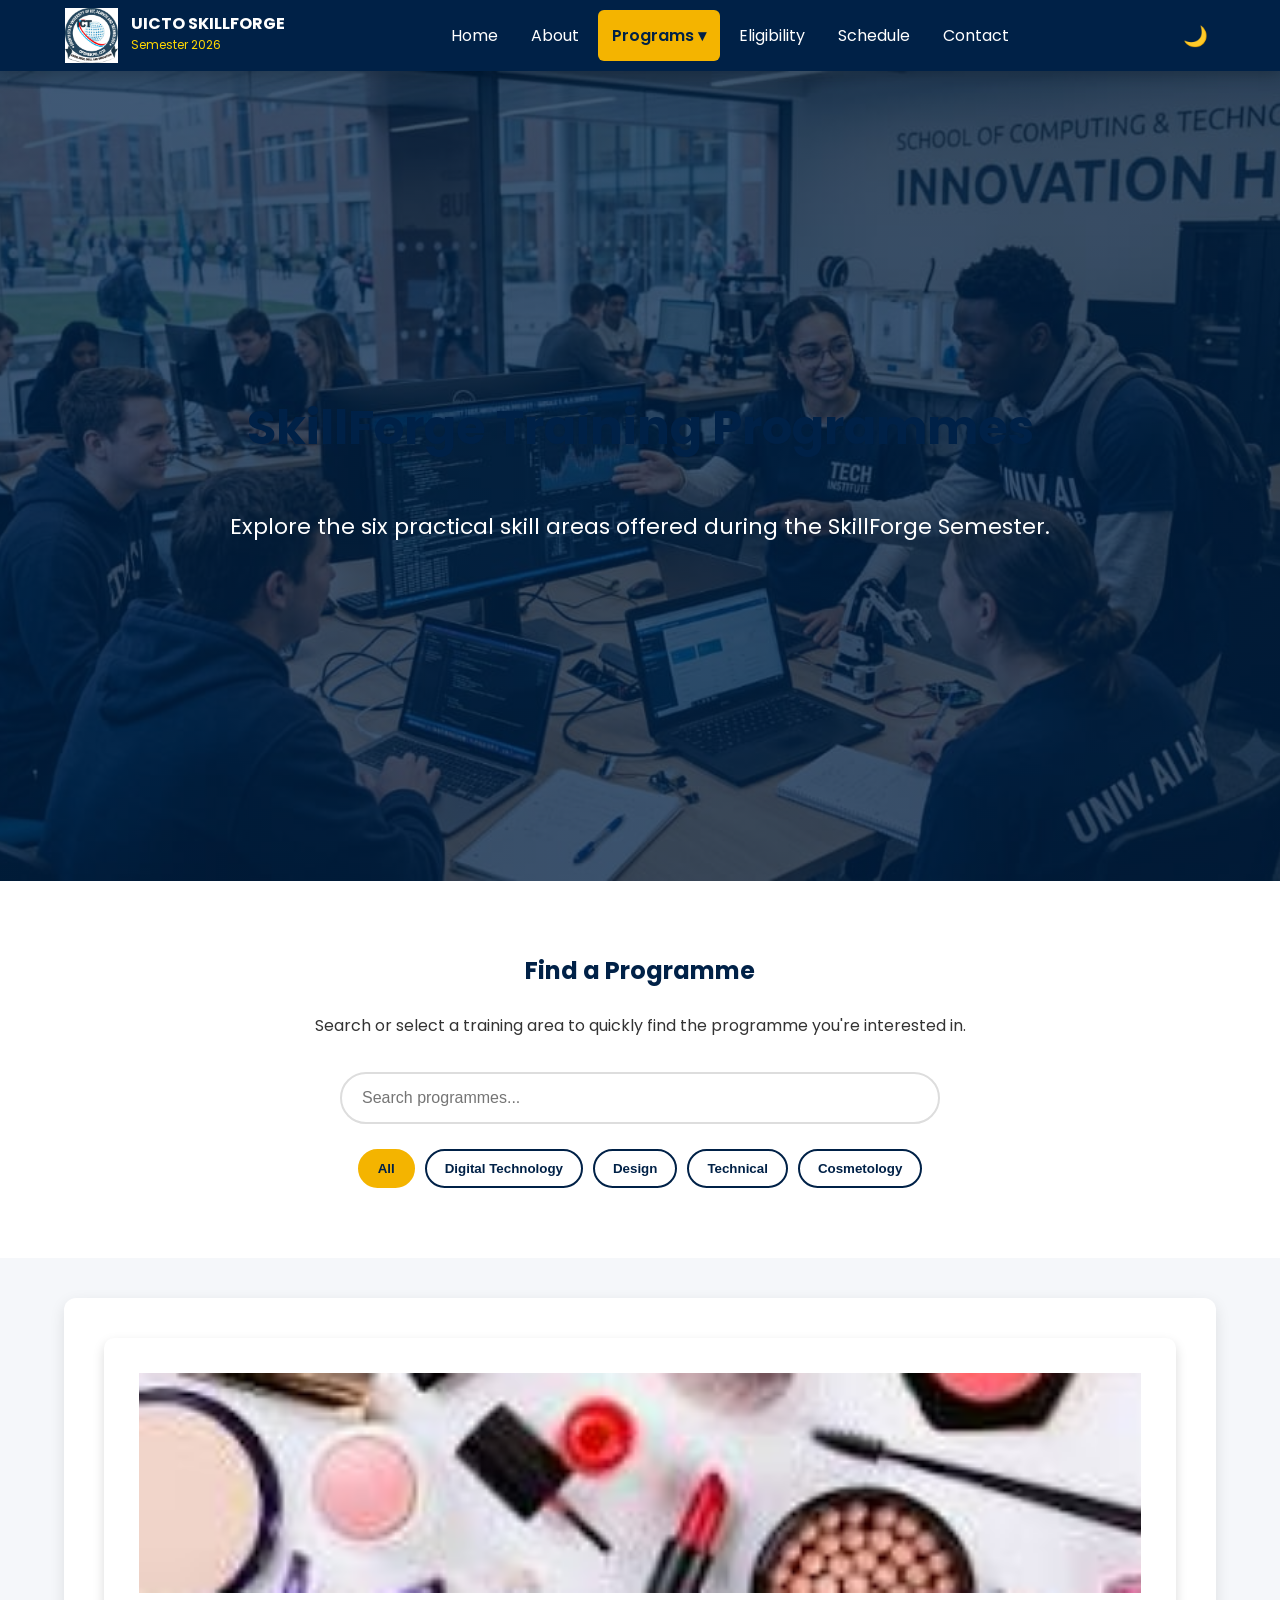
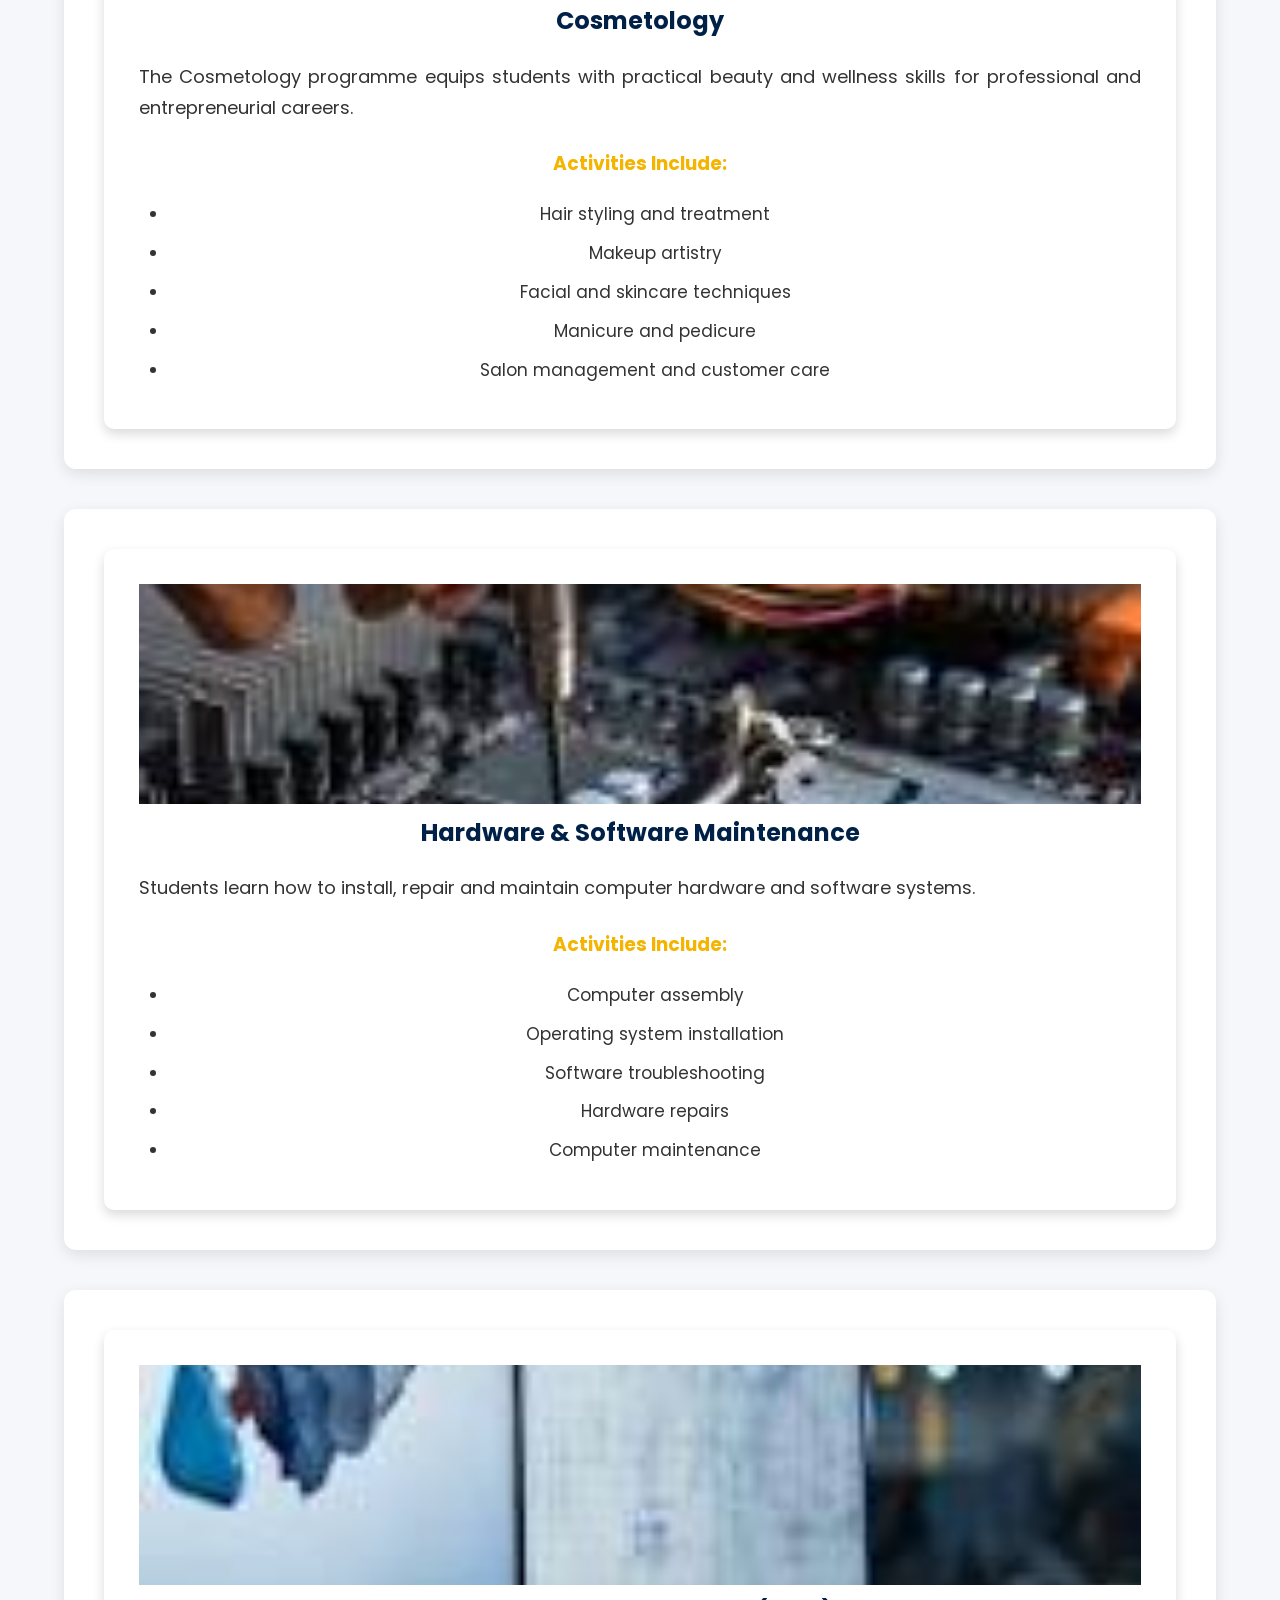
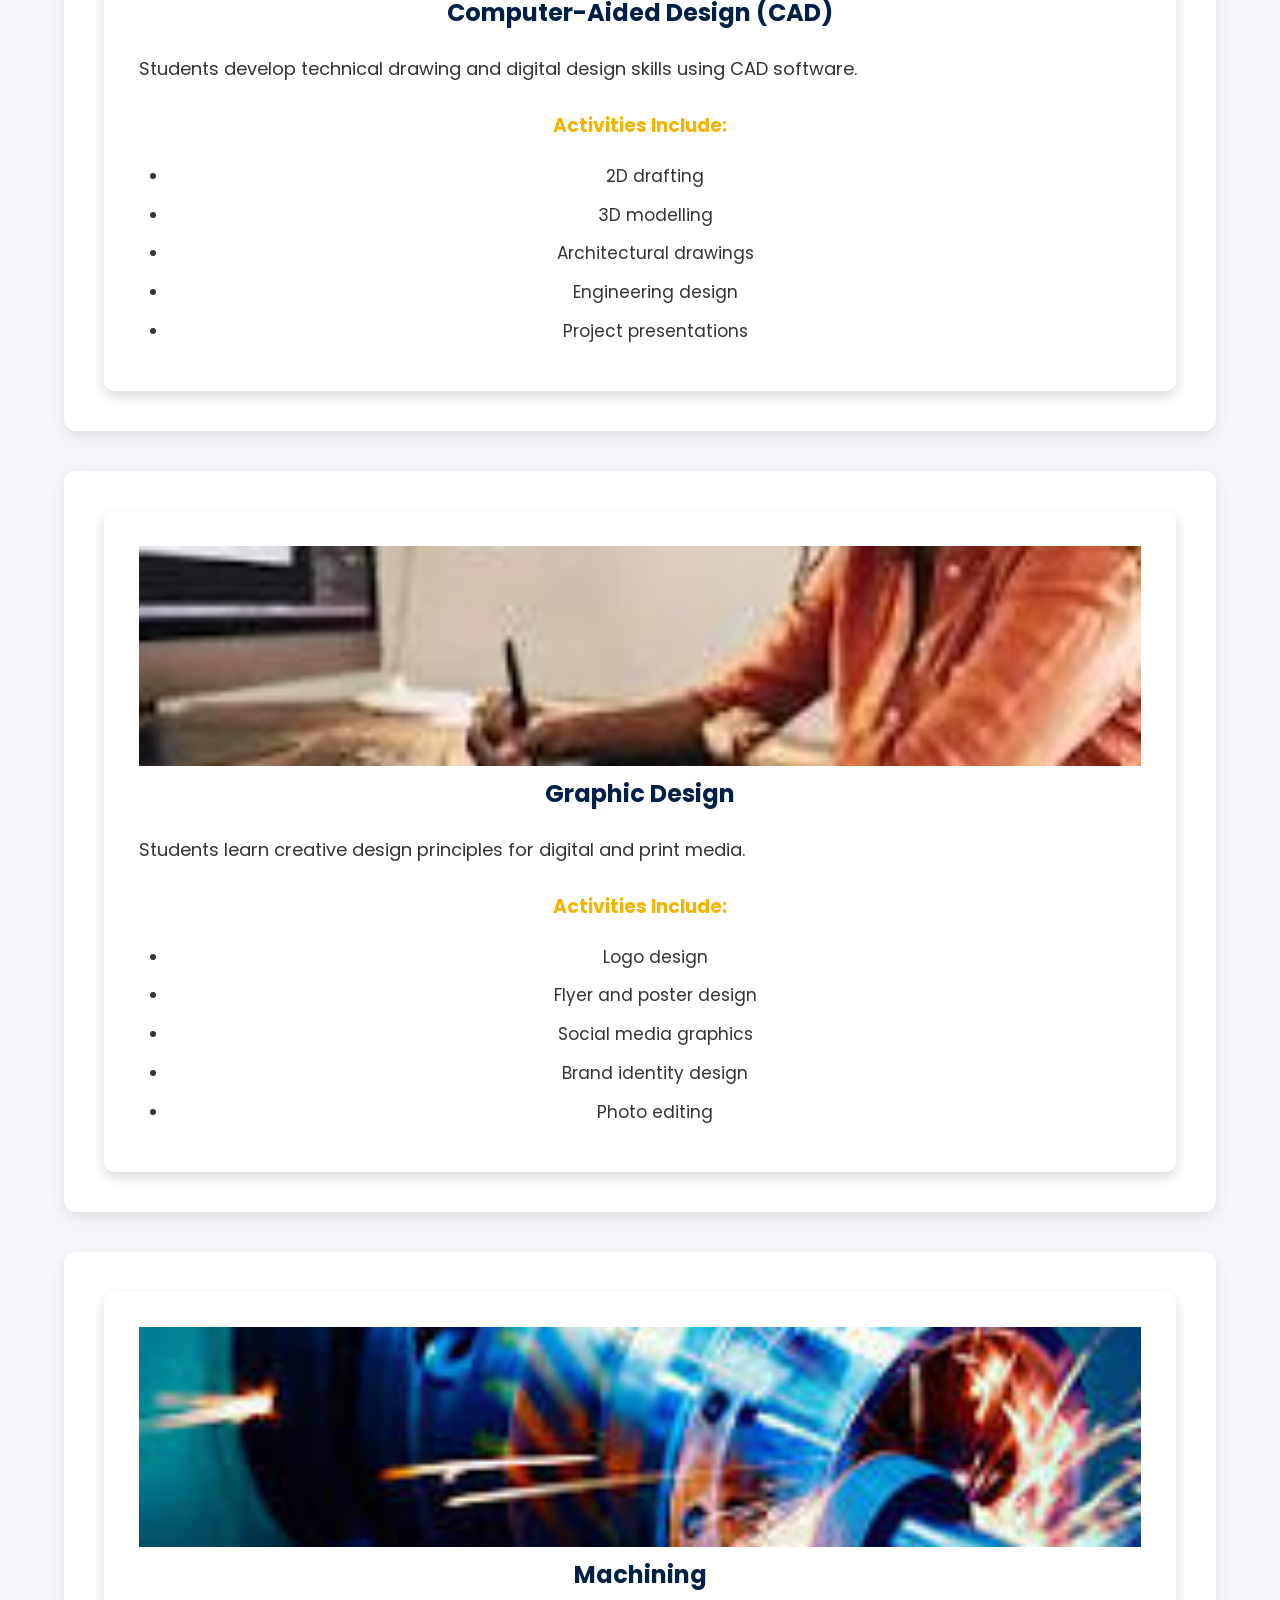
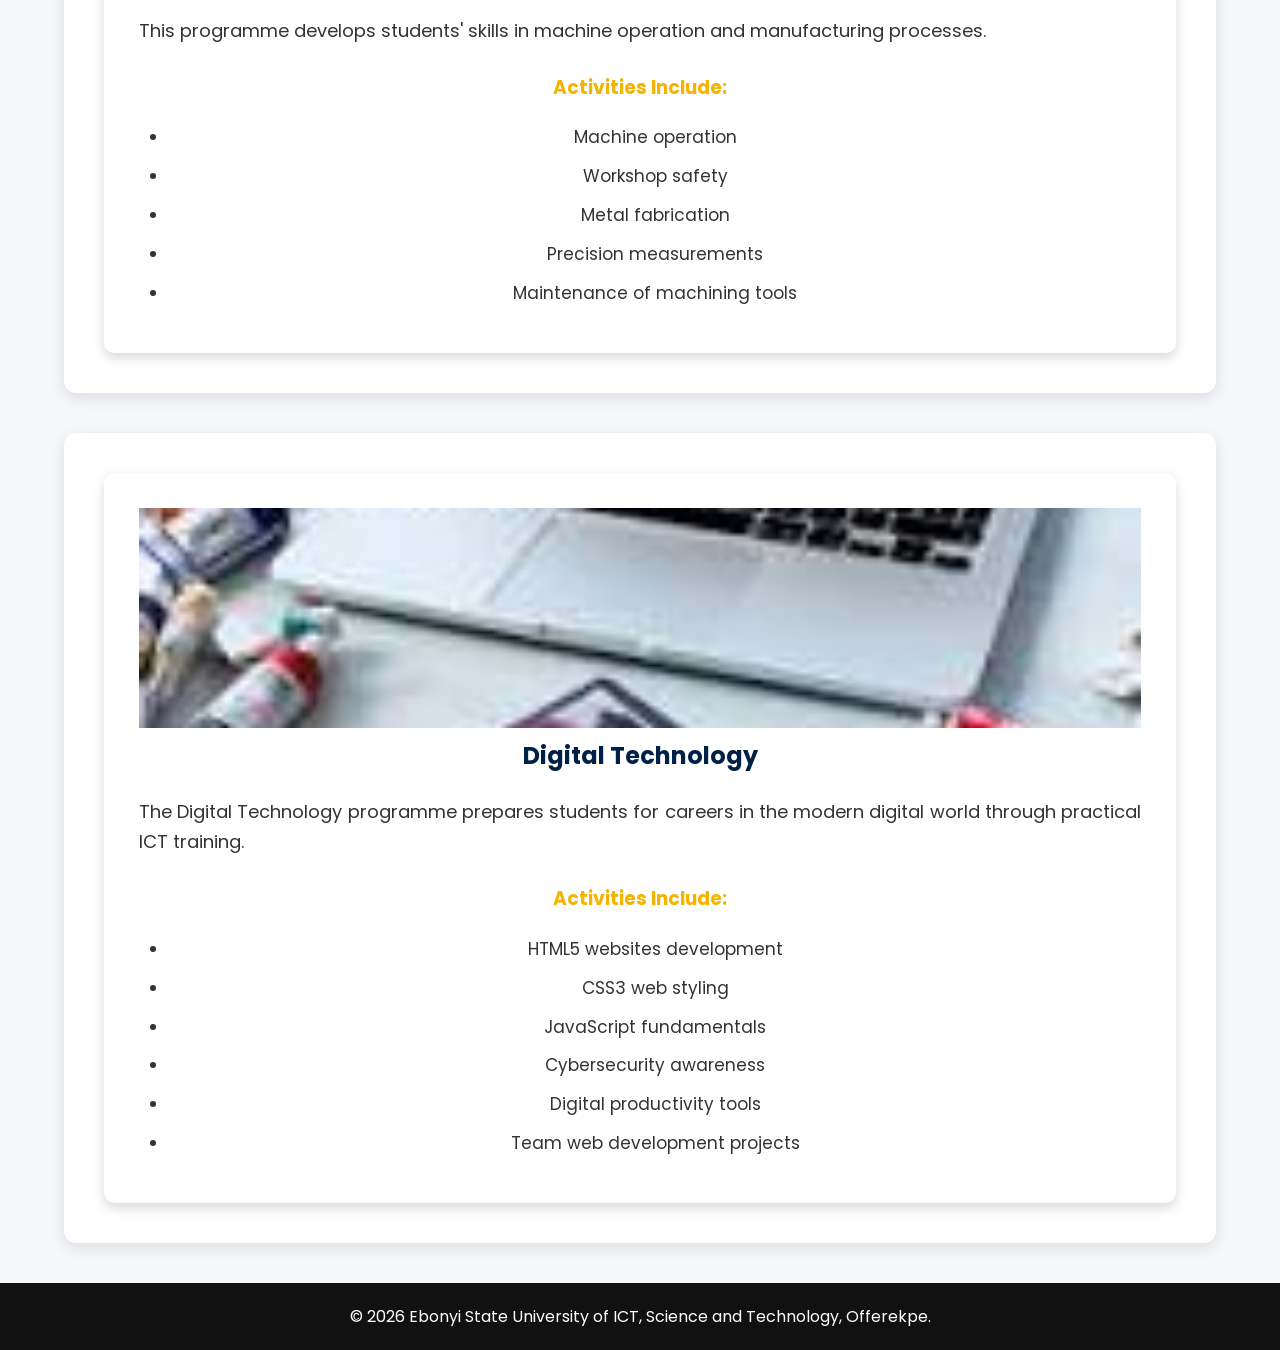
<file: skills-semester/programs.html>
<!doctype html>
<html lang="en">
  <head>
    <meta charset="UTF-8" />
    <meta name="viewport" content="width=device-width, initial-scale=1.0" />
    <title>SkillForge Programmes</title>

    <link rel="preconnect" href="https://fonts.googleapis.com" />
    <link rel="preconnect" href="https://fonts.gstatic.com" crossorigin />
    <link
      href="https://fonts.googleapis.com/css2?family=Poppins:wght@300;400;500;600;700&display=swap"
      rel="stylesheet"
    />

    <link rel="stylesheet" href="css/style.css" />
  </head>

  <body>
    <header class="site-header">
      <div class="logo">
        <img src="images/logo.jpeg" alt="University Logo" />

        <div class="logo-text">
          <h1>UICTO SKILLFORGE</h1>
          <p>Semester 2026</p>
        </div>
      </div>

      <button class="menu-toggle" id="menuToggle" aria-label="Open navigation">
        ☰
      </button>

      <nav id="mainNav">
        <ul>
          <li><a href="index.html">Home</a></li>
          <li><a href="about.html">About</a></li>

          <li class="dropdown">
            <a href="programs.html" class="dropdown-link">
              Programs <span>▾</span>
            </a>

            <ul class="dropdown-content">
              <li><a href="programs.html#cosmetology">Cosmetology</a></li>
              <li>
                <a href="programs.html#hardware"
                  >Hardware & Software Maintenance</a
                >
              </li>
              <li><a href="programs.html#cad">Computer-Aided Design</a></li>
              <li><a href="programs.html#graphics">Graphic Design</a></li>
              <li><a href="programs.html#machining">Machining</a></li>
              <li><a href="programs.html#digital">Digital Technology</a></li>
            </ul>
          </li>

          <li><a href="eligibility.html">Eligibility</a></li>
          <li><a href="schedule.html">Schedule</a></li>
          <li><a href="contact.html">Contact</a></li>
        </ul>
      </nav>

      <button
        class="theme-toggle"
        id="themeToggle"
        aria-label="Toggle dark mode"
      >
        🌙
      </button>
    </header>

    <section class="hero">
      <h2>SkillForge Training Programmes</h2>

      <p>
        Explore the six practical skill areas offered during the SkillForge
        Semester.
      </p>
    </section>

    <section class="programme-filter">
      <h2>Find a Programme</h2>

      <p>
        Search or select a training area to quickly find the programme you're
        interested in.
      </p>

      <div class="programme-search">
        <input
          type="search"
          id="programmeSearch"
          placeholder="Search programmes..."
          aria-label="Search programmes"
        />
      </div>

      <div class="filter-buttons">
        <button class="filter-btn active-filter" data-filter="all">All</button>

        <button class="filter-btn" data-filter="digital">
          Digital Technology
        </button>

        <button class="filter-btn" data-filter="design">Design</button>

        <button class="filter-btn" data-filter="technical">Technical</button>

        <button class="filter-btn" data-filter="beauty">Cosmetology</button>
      </div>
    </section>

    <section id="cosmetology" class="programme-card" data-category="beauty">
      <div class="card">
        <img src="images/cosmetology.jpg" alt="Cosmetology" />
        <h2>Cosmetology</h2>

        <p>
          The Cosmetology programme equips students with practical beauty and
          wellness skills for professional and entrepreneurial careers.
        </p>

        <h3>Activities Include:</h3>

        <ul>
          <li>Hair styling and treatment</li>
          <li>Makeup artistry</li>
          <li>Facial and skincare techniques</li>
          <li>Manicure and pedicure</li>
          <li>Salon management and customer care</li>
        </ul>
      </div>
    </section>

    <section id="hardware" class="programme-card" data-category="technical">
      <div class="card">
        <img src="images/hardware.jpg" alt="Hardware & Software Maintenance" />
        <h2>Hardware & Software Maintenance</h2>

        <p>
          Students learn how to install, repair and maintain computer hardware
          and software systems.
        </p>

        <h3>Activities Include:</h3>

        <ul>
          <li>Computer assembly</li>
          <li>Operating system installation</li>
          <li>Software troubleshooting</li>
          <li>Hardware repairs</li>
          <li>Computer maintenance</li>
        </ul>
      </div>
    </section>

    <section id="cad" class="programme-card" data-category="design">
      <div class="card">
        <img src="images/cad.jpg" alt="Computer-Aided Design (CAD)" />
        <h2>Computer-Aided Design (CAD)</h2>

        <p>
          Students develop technical drawing and digital design skills using CAD
          software.
        </p>

        <h3>Activities Include:</h3>

        <ul>
          <li>2D drafting</li>
          <li>3D modelling</li>
          <li>Architectural drawings</li>
          <li>Engineering design</li>
          <li>Project presentations</li>
        </ul>
      </div>
    </section>

    <section id="graphics" class="programme-card" data-category="design">
      <div class="card">
        <img src="images/graphics.jpg" alt="Graphic Design" />
        <h2>Graphic Design</h2>

        <p>
          Students learn creative design principles for digital and print media.
        </p>

        <h3>Activities Include:</h3>

        <ul>
          <li>Logo design</li>
          <li>Flyer and poster design</li>
          <li>Social media graphics</li>
          <li>Brand identity design</li>
          <li>Photo editing</li>
        </ul>
      </div>
    </section>

    <section id="machining" class="programme-card" data-category="technical">
      <div class="card">
        <img src="images/machining.jpg" alt="Machining" />
        <h2>Machining</h2>

        <p>
          This programme develops students' skills in machine operation and
          manufacturing processes.
        </p>

        <h3>Activities Include:</h3>

        <ul>
          <li>Machine operation</li>
          <li>Workshop safety</li>
          <li>Metal fabrication</li>
          <li>Precision measurements</li>
          <li>Maintenance of machining tools</li>
        </ul>
      </div>
    </section>

    <section id="digital" class="programme-card" data-category="digital">
      <div class="card">
        <img src="images/digital.jpg" alt="Digital Technology" />
        <h2>Digital Technology</h2>

        <p>
          The Digital Technology programme prepares students for careers in the
          modern digital world through practical ICT training.
        </p>

        <h3>Activities Include:</h3>

        <ul>
          <li>HTML5 websites development</li>
          <li>CSS3 web styling</li>
          <li>JavaScript fundamentals</li>
          <li>Cybersecurity awareness</li>
          <li>Digital productivity tools</li>
          <li>Team web development projects</li>
        </ul>
      </div>
    </section>

    <p id="noResults" class="no-results">No programme matches your search.</p>

    <footer>
      <p>
        &copy; 2026 Ebonyi State University of ICT, Science and Technology,
        Offerekpe.
      </p>
    </footer>

    <button id="backToTop" class="back-to-top" aria-label="Back to top">
      ↑
    </button>

    <script src="js/script.js"></script>
  </body>
</html>
</file>
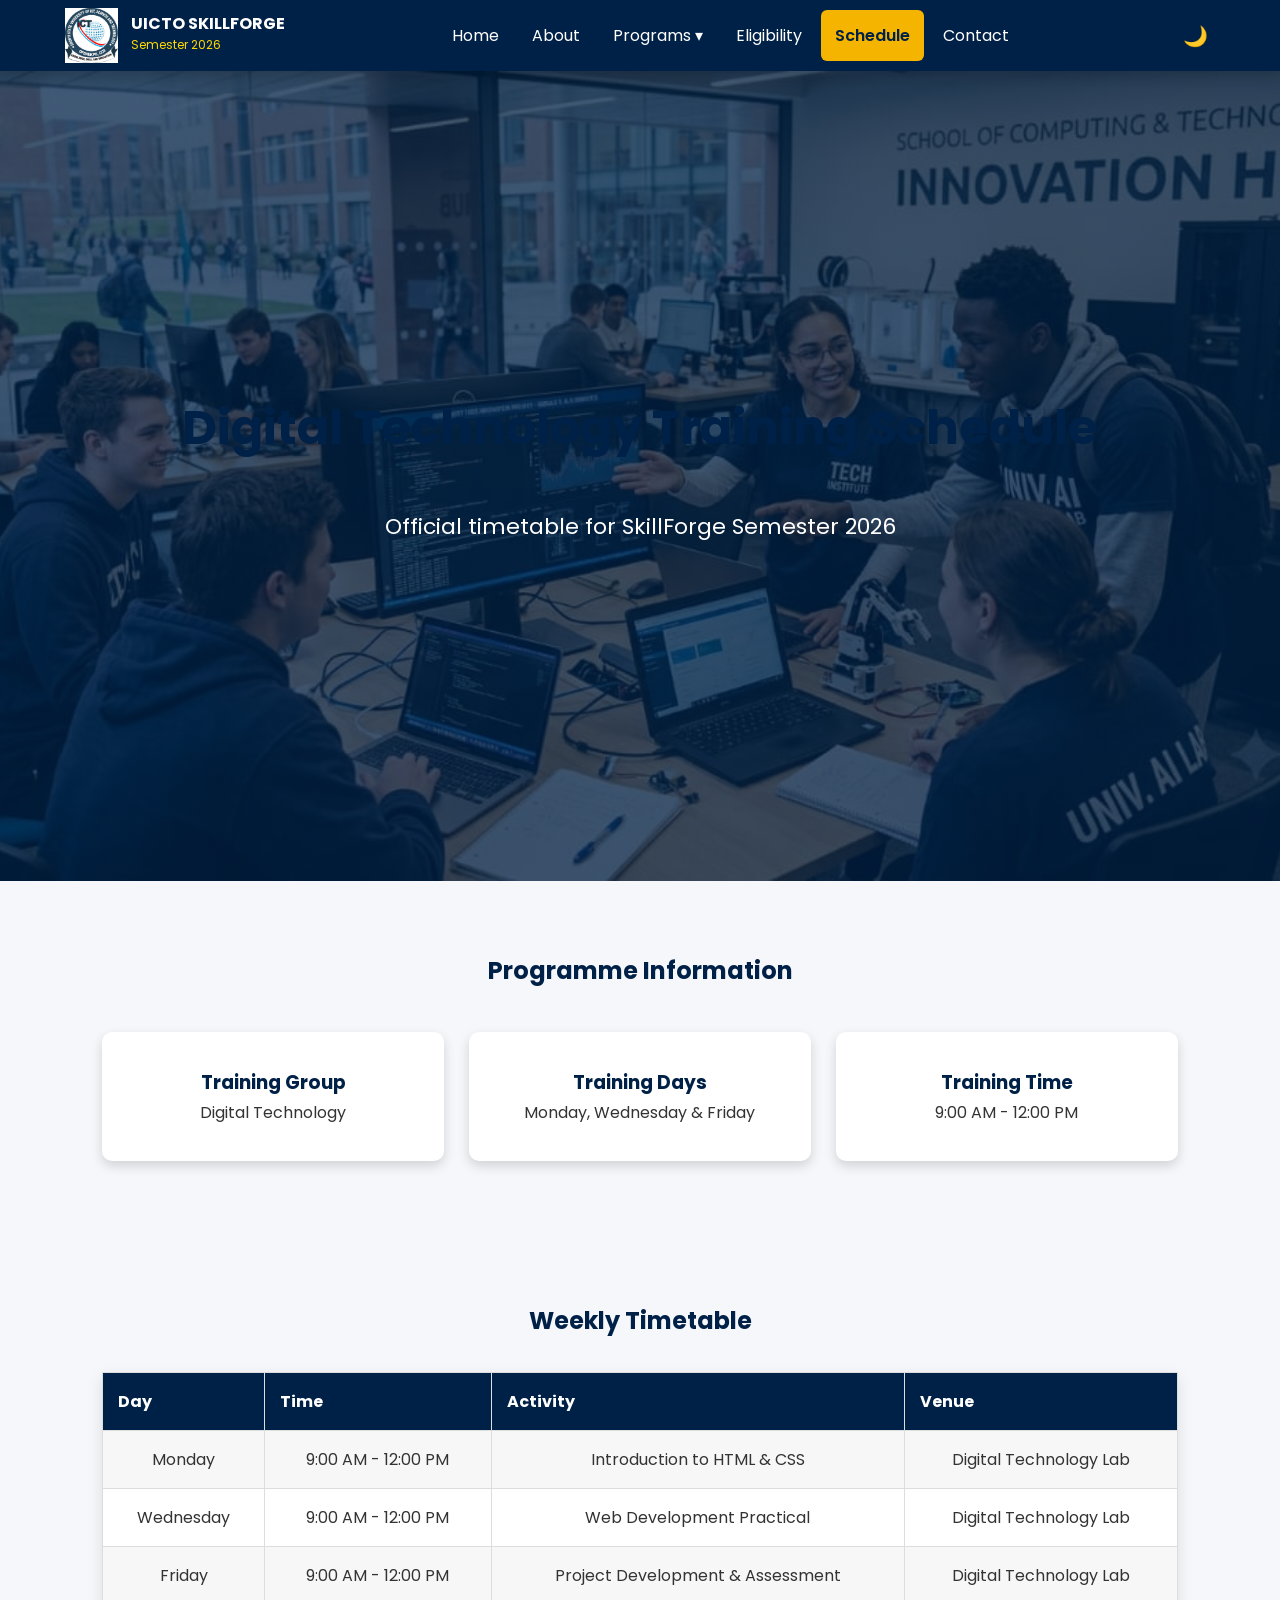
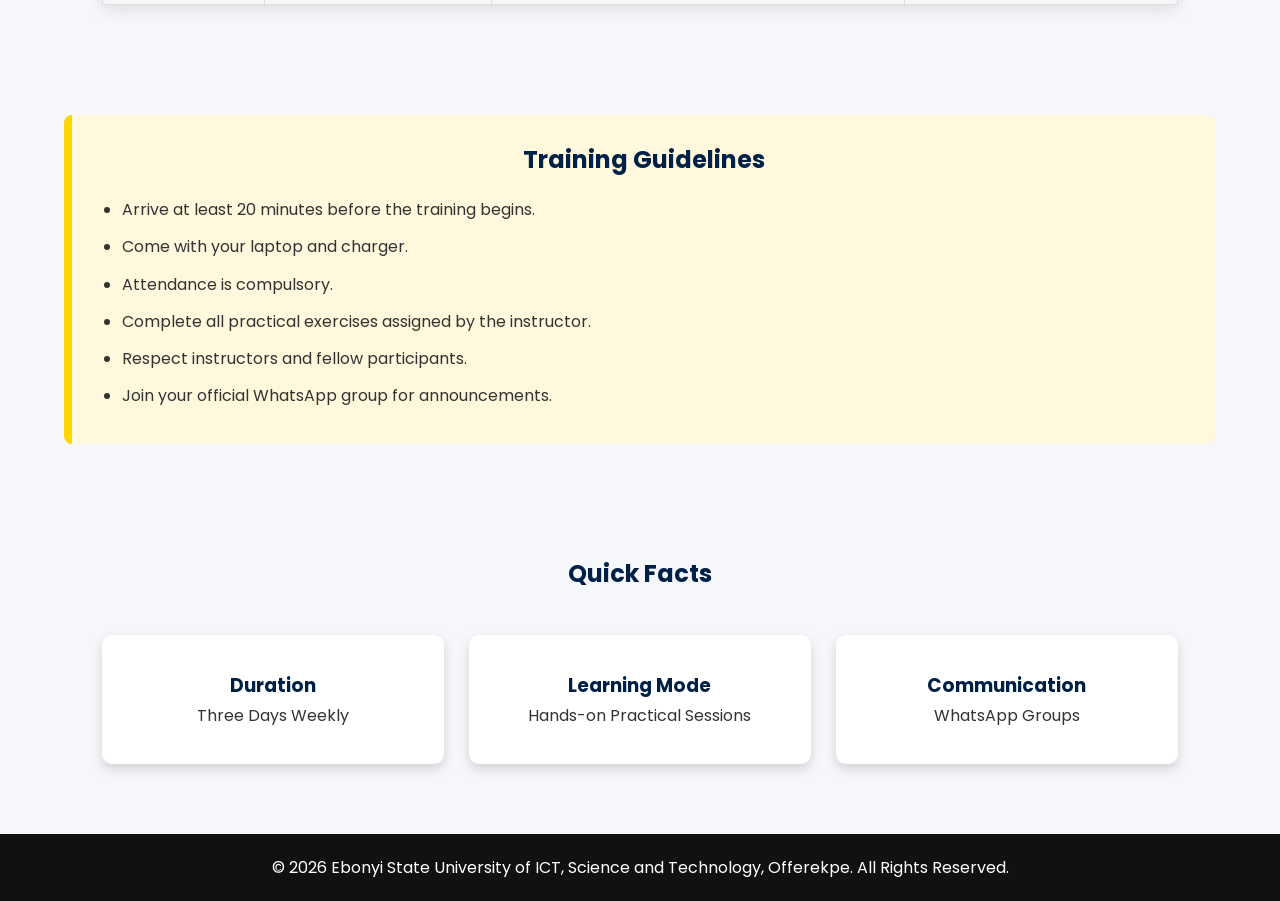
<file: skills-semester/schedule.html>
<!doctype html>
<html lang="en">
  <head>
    <meta charset="UTF-8" />
    <meta name="viewport" content="width=device-width, initial-scale=1.0" />
    <title>Training Schedule | SkillForge Semester</title>
    <link rel="preconnect" href="https://fonts.googleapis.com" />
    <link rel="preconnect" href="https://fonts.gstatic.com" crossorigin />
    <link
      href="https://fonts.googleapis.com/css2?family=Poppins:wght@300;400;500;600;700&display=swap"
      rel="stylesheet"
    />
    <link rel="stylesheet" href="css/style.css" />
  </head>
  <body>
    <header class="site-header">
      <div class="logo">
        <img src="images/logo.jpeg" alt="University Logo" />
        <div class="logo-text">
          <h1>UICTO SKILLFORGE</h1>
          <p>Semester 2026</p>
        </div>
      </div>

      <button class="menu-toggle" id="menuToggle" aria-label="Open navigation">
        ☰
      </button>

      <nav id="mainNav">
        <ul>
          <li><a href="index.html">Home</a></li>
          <li><a href="about.html">About</a></li>
          <li class="dropdown">
            <a href="programs.html" class="dropdown-link">
              Programs <span>▾</span>
            </a>
            <ul class="dropdown-content">
              <li><a href="programs.html#cosmetology">Cosmetology</a></li>
              <li>
                <a href="programs.html#hardware"
                  >Hardware & Software Maintenance</a
                >
              </li>
              <li><a href="programs.html#cad">Computer-Aided Design</a></li>
              <li><a href="programs.html#graphics">Graphic Design</a></li>
              <li><a href="programs.html#machining">Machining</a></li>
              <li><a href="programs.html#digital">Digital Technology</a></li>
            </ul>
          </li>
          <li><a href="eligibility.html">Eligibility</a></li>
          <li><a href="schedule.html">Schedule</a></li>
          <li><a href="contact.html">Contact</a></li>
        </ul>
      </nav>

      <button
        class="theme-toggle"
        id="themeToggle"
        aria-label="Toggle dark mode"
      >
        🌙
      </button>
    </header>
    <section class="hero">
      <h2>Digital Technology Training Schedule</h2>

      <p>Official timetable for SkillForge Semester 2026</p>
    </section>

    <section class="reveal">
      <h2>Programme Information</h2>

      <div class="cards">
        <div class="card">
          <h3>Training Group</h3>

          <p>Digital Technology</p>
        </div>

        <div class="card">
          <h3>Training Days</h3>

          <p>Monday, Wednesday & Friday</p>
        </div>

        <div class="card">
          <h3>Training Time</h3>

          <p>9:00 AM - 12:00 PM</p>
        </div>
      </div>
    </section>

    <section class="reveal">
      <h2>Weekly Timetable</h2>

      <table>
        <tr>
          <th>Day</th>

          <th>Time</th>

          <th>Activity</th>

          <th>Venue</th>
        </tr>

        <tr>
          <td>Monday</td>

          <td>9:00 AM - 12:00 PM</td>

          <td>Introduction to HTML & CSS</td>

          <td>Digital Technology Lab</td>
        </tr>

        <tr>
          <td>Wednesday</td>

          <td>9:00 AM - 12:00 PM</td>

          <td>Web Development Practical</td>

          <td>Digital Technology Lab</td>
        </tr>

        <tr>
          <td>Friday</td>

          <td>9:00 AM - 12:00 PM</td>

          <td>Project Development & Assessment</td>

          <td>Digital Technology Lab</td>
        </tr>
      </table>
    </section>

    <section class="notice">
      <h2>Training Guidelines</h2>

      <ul>
        <li>Arrive at least 20 minutes before the training begins.</li>

        <li>Come with your laptop and charger.</li>

        <li>Attendance is compulsory.</li>

        <li>Complete all practical exercises assigned by the instructor.</li>

        <li>Respect instructors and fellow participants.</li>

        <li>Join your official WhatsApp group for announcements.</li>
      </ul>
    </section>

    <section>
      <h2>Quick Facts</h2>

      <div class="cards">
        <div class="card">
          <h3>Duration</h3>

          <p>Three Days Weekly</p>
        </div>

        <div class="card">
          <h3>Learning Mode</h3>

          <p>Hands-on Practical Sessions</p>
        </div>

        <div class="card">
          <h3>Communication</h3>

          <p>WhatsApp Groups</p>
        </div>
      </div>
    </section>
    <footer>
      <p>
        &copy; 2026 Ebonyi State University of ICT, Science and Technology,
        Offerekpe. All Rights Reserved.
      </p>
    </footer>

    <button id="backToTop" class="back-to-top" aria-label="Back to top">
      ↑
    </button>

    <script src="js/script.js"></script>
  </body>
</html>
</file>
<file: skills-semester/css/style.css>
/* ===========================
   GENERAL STYLING
=========================== */

*{
    margin: 0;
    padding: 0;
    box-sizing: border-box;
}

body{
    font-family: Arial, Helvetica, sans-serif;
    line-height: 1.6;
    background-color: #f5f7fa;
    color: #333;
}

/* ===========================
   HEADER
=========================== */

header{
    background-color: #002147;
    color: white;
    display: flex;
    justify-content: space-between;
    align-items: center;
    padding: 10px 5%;
    top: 0;
    z-index: 1000;
}


/* ===========================
   NAVIGATION
=========================== */

nav ul{
    list-style: none;
    display: flex;
}

nav ul li{
    position: relative;
}

nav ul li a{
    color: white;
    text-decoration: none;
    padding: 15px 18px;
    display: block;
    transition: 0.3s;
}

nav ul li a:hover{
    background-color: #f4b400;
    color: #002147;
}

/* ===========================
   DROPDOWN MENU
=========================== */

.dropdown-content{
    display: none;
    position: absolute;
    background: white;
    min-width: 270px;
    box-shadow: 0 5px 12px rgba(0,0,0,.2);
}

.dropdown-content li a{
    color: #333;
}

.dropdown:hover .dropdown-content{
    display: block;
}

/* ===========================
   HERO SECTION
=========================== */

.hero{

height:90vh;

display:flex;

flex-direction:column;

justify-content:center;

align-items:center;

text-align:center;

padding:20px;

background:
linear-gradient(rgba(0,33,71,.75),
rgba(0,33,71,.75)),
url("../images/hero.jpeg");

background-size:cover;

background-position:center;
background-repeat: no-repeat;
color:white;

}
.hero h2{
    font-size: 48px;
}

.hero p{
    margin: 20px 0;
    font-size: 22px;
}

/* ===========================
   BUTTON
=========================== */

.btn{
    display: inline-block;
    background: #f4b400;
    color: #002147;
    text-decoration: none;
    padding: 15px 35px;
    border-radius: 40px;
    font-weight: bold;
    transition: 4s;
}

.btn:hover{
    
    transform: translateY(-5px);
    box-shadow:0 8px 15px rgba(0,0,0,.3);
}

/* ===========================
   SECTIONS
=========================== */

section{
    padding: 70px 8%;
}

section h2{
    color: #002147;
    margin-bottom: 20px;
    text-align: center;
}

section p{
    text-align: center;
}

/* ===========================
   PROGRAM CARDS
=========================== */

.cards{
    display: grid;
    grid-template-columns: repeat(auto-fit,minmax(250px,1fr));
    gap: 25px;
    margin-top: 40px;
}

.card{
    background: white;
    padding: 35px;
    border-radius: 10px;
    text-align: center;
    box-shadow: 0 5px 12px rgba(0,0,0,.15);
    transition: .4s;
}

.card:hover{
    transform: translateY(-10px);
}

.card h3{
    color: #002147;
}

/* ===========================
   CALL TO ACTION
=========================== */

.cta{
    background: #002147;
    color: white;
    text-align: center;
}

.cta h2{
    color: white;
}

.cta p{
    margin-bottom: 25px;
}

/* ===========================
   FOOTER
=========================== */

footer{
    background: #111;
    color: white;
    text-align: center;
    padding: 20px;
}

/* ===========================
   STATISTICS SECTION
=========================== */

.statistics{
    background:#002147;
    color:white;
}

.statistics .card{
    background:white;
}

.statistics h2{
    font-size:45px;
    color:#f4b400;
}

.statistics p{
    color:#333;
}

/* ===========================
   HIGHLIGHTS & BENEFITS
=========================== */

.highlights,
.benefits{
    background:#ffffff;
}

/* ===========================
   TABLE
=========================== */

table{
    width:100%;
    border-collapse:collapse;
    margin-top:30px;
}

table,th,td{
    border:1px solid #ddd;
}

th{
    background:#002147;
    color:white;
}

th,td{
    padding:15px;
    text-align:left;
}

tr:nth-child(even){
    background:#f2f2f2;
}
/* ===========================
   PROGRAMME SECTIONS
=========================== */

section[id]{

    background:white;

    margin:40px auto;

    width:90%;

    border-radius:12px;

    padding:40px;

    box-shadow:0 5px 15px rgba(0,0,0,.1);

}

section[id] h2{

    color:#002147;

    margin-bottom:20px;

}

section[id] p{

    text-align:justify;

    font-size:18px;

}

/* ===========================
   PROGRAMME ACTIVITY LISTS
=========================== */

section[id] ul{
    margin-top:20px;
    padding-left:30px;
}

section[id] li{
    margin:10px 0;
    font-size:17px;
}

section[id] h3{
    color:#f4b400;
    margin-top:25px;
    margin-bottom:15px;
}

/* ===========================
   FORM
=========================== */

form{

    width:80%;

    margin:auto;

    background:white;

    padding:40px;

    border-radius:10px;

    box-shadow:0 5px 15px rgba(0,0,0,.15);

}

label{

    display:block;

    margin-top:20px;

    font-weight:bold;

}

input,
select{

    width:100%;

    padding:12px;

    margin-top:8px;

    border:1px solid #ccc;

    border-radius:6px;

    font-size:16px;

}

input:focus,
select:focus{

    outline:none;

    border:2px solid #002147;

}

input[type="checkbox"]{

    width:auto;

    margin-right:10px;

}

input[type="submit"]{

    border:none;

    cursor:pointer;

    font-size:18px;

}

form h3{

    color:#002147;

    margin-top:35px;

    margin-bottom:20px;

    border-left:6px solid gold;

    padding-left:10px;

}

textarea{

    width:100%;

    padding:12px;

    border-radius:6px;

    border:1px solid #ccc;

    resize:vertical;

}

input[type=file]{

    padding:10px;

    background:#f5f5f5;

}

input[type=submit]{

    width:100%;

    margin-top:25px;

    background:#002147;

    color:white;

}

input[type=submit]:hover{

    background:gold;

    color:#002147;

}
.portal-header{

    text-align:center;

    margin-bottom:40px;

}

.portal-header h2{

    color:#002147;

    font-size:34px;

}

.portal-header p{

    color:#666;

}

/* ===========================
NOTICE BOARD
=========================== */

.notice{

background:#fff8dc;

border-left:8px solid gold;

padding:25px;

margin:40px auto;

width:90%;

border-radius:8px;

}

.notice h2{

color:#002147;

margin-bottom:15px;

}

.notice ul{

padding-left:25px;

}

.notice li{

margin:10px 0;

}

/* ===========================
STEPS
=========================== */

.steps{

display:flex;

justify-content:center;

gap:30px;

margin:40px;

}

.step{

background:#ddd;

padding:20px;

border-radius:10px;

width:180px;

text-align:center;

font-weight:bold;

}

.active{

background:#002147;

color:white;

}

/* ===========================
HELP
=========================== */

.help{

background:white;

margin-top:50px;

padding:35px;

border-radius:10px;

box-shadow:0 5px 15px rgba(0,0,0,.1);

}

.help h2{

color:#002147;

margin-bottom:20px;

}

.logo-area{

text-align:center;

margin:15px;

}

.logo-area img{

width:80px;

height:80px;

margin-bottom:15px;

}
/* ===========================
SCHEDULE TABLE
=========================== */

table{

width:100%;

margin-top:30px;

border-collapse:collapse;

background:white;

box-shadow:0 5px 15px rgba(0,0,0,.1);

}

th{

background:#002147;

color:white;

padding:15px;

}

td{

padding:15px;

text-align:center;

}

tr:nth-child(even){

background:#f7f7f7;

}

tr:hover{

background:#fff8dc;

transition:.3s;

}
/* ===========================
FOOTER
=========================== */

.footer-content{

display:grid;

grid-template-columns:repeat(auto-fit,minmax(220px,1fr));

gap:30px;

margin-bottom:30px;

}

.footer-content h3{

margin-bottom:15px;

color:#FFD700;

}

.footer-content p{

margin:8px 0;

}

footer hr{

margin:20px 0;

border:1px solid #444;

}

body{
    font-family:'Poppins',sans-serif;
    line-height:1.7;
    background:#f5f7fa;
    color:#333;
}
header{

    position:sticky;

    top:0;

    z-index:1000;

    background:#002147;

    display:flex;

    justify-content:space-between;

    align-items:center;

    padding:5px 5%;

    box-shadow:0 5px 15px rgba(0,0,0,.2);

}

html{

scroll-behavior:smooth;

}

.card img{

width:100%;

height:220px;

object-fit:cover;

}
/* ==========================
   HEADER LOGO
========================== */

.logo{
    display: flex;
    align-items: center;
    gap: 10px;
}

.logo img{
    width: 60px;
    height: 60px;
    object-fit: contain;
}

.logo-text h1{
    color: white;
    font-size: 12px;
    margin: 0;
    line-height: 1.0;
}

.logo-text p{
    color: #FFD700;
    font-size: 12px;
    margin-top: 4px;
}

/* ===========================
   MODERN NAVIGATION
=========================== */

.site-header {
    position: sticky;
    top: 0;
    z-index: 1000;
    width: 100%;
    background: #002147;
    display: flex;
    align-items: center;
    justify-content: space-between;
    padding: 8px 5%;
    box-shadow: 0 4px 15px rgba(0, 0, 0, 0.2);
}

/* Logo */

.site-header .logo {
    display: flex;
    align-items: center;
    gap: 12px;
}

.site-header .logo img {
    width: 55px;
    height: 55px;
    object-fit: contain;
}

.logo-text h1 {
    color: white;
    font-size: 16px;
    margin: 0;
}

.logo-text p {
    color: #ffd700;
    font-size: 12px;
    margin: 3px 0 0;
}

/* Navigation */

.site-header nav ul {
    display: flex;
    align-items: center;
    gap: 5px;
    list-style: none;
}

.site-header nav ul li {
    position: relative;
}

.site-header nav ul li a {
    display: block;
    color: white;
    text-decoration: none;
    padding: 12px 14px;
    border-radius: 6px;
    transition: 0.3s ease;
}

.site-header nav ul li a:hover {
    background: #f4b400;
    color: #002147;
}

/* Dropdown */

.dropdown-content {
    position: absolute;
    top: 100%;
    left: 0;
    min-width: 260px;
    background: white;
    display: none !important;
    flex-direction: column;
    box-shadow: 0 8px 20px rgba(0, 0, 0, 0.2);
    border-radius: 8px;
    padding: 8px 0;
}

.dropdown:hover .dropdown-content {
    display: flex !important;
}

.dropdown-content li {
    width: 100%;
}

.dropdown-content li a {
    color: #333 !important;
    border-radius: 0;
}

.dropdown-content li a:hover {
    background: #f4b400;
    color: #002147 !important;
}

/* Theme Button */

.theme-toggle {
    border: none;
    background: transparent;
    color: white;
    font-size: 20px;
    cursor: pointer;
    padding: 8px;
    border-radius: 50%;
    transition: 0.3s ease;
}

.theme-toggle:hover {
    background: rgba(255, 255, 255, 0.15);
}

/* Mobile Menu Button */

.menu-toggle {
    display: none;
    border: none;
    background: transparent;
    color: white;
    font-size: 28px;
    cursor: pointer;
}

/* ===========================
   MOBILE NAVIGATION
=========================== */

@media (max-width: 768px) {

    .site-header {
        padding: 8px 4%;
        flex-wrap: wrap;
    }

    .site-header .logo img {
        width: 45px;
        height: 45px;
    }

    .logo-text h1 {
        font-size: 13px;
    }

    .logo-text p {
        font-size: 10px;
    }

    .menu-toggle {
        display: block;
        order: 2;
    }

    .theme-toggle {
        order: 3;
    }

    .site-header nav {
        display: none;
        width: 100%;
        order: 4;
    }

    .site-header nav.active {
        display: block;
    }

    .site-header nav ul {
        flex-direction: column;
        width: 100%;
        gap: 0;
        margin-top: 10px;
    }

    .site-header nav ul li {
        width: 100%;
    }

    .site-header nav ul li a {
        width: 100%;
        text-align: center;
    }

    .dropdown-content {
        position: static;
        width: 100%;
        box-shadow: none;
        border-radius: 0;
    }

    .dropdown:hover .dropdown-content {
        display: none !important;
    }

}

/* ===========================
   DARK MODE
=========================== */

body.dark-mode {
    background: #121212;
    color: #eaeaea;
}

/* Header */

body.dark-mode .site-header {
    background: #0b1625;
}

/* Normal sections */

body.dark-mode section {
    background: #121212;
}

body.dark-mode section h2 {
    color: #ffd700;
}

body.dark-mode section p {
    color: #eaeaea;
}

/* Cards */

body.dark-mode .card {
    background: #1e1e1e;
    color: #eaeaea;
    box-shadow: 0 5px 15px rgba(0, 0, 0, 0.5);
}

body.dark-mode .card h3 {
    color: #ffd700;
}

/* Tables */

body.dark-mode table {
    background: #1e1e1e;
    color: #eaeaea;
}

body.dark-mode td {
    color: #eaeaea;
    border-color: #444;
}

body.dark-mode tr:nth-child(even) {
    background: #252525;
}

/* Forms */

body.dark-mode form {
    background: #1e1e1e;
    color: #eaeaea;
}

body.dark-mode input,
body.dark-mode select,
body.dark-mode textarea {
    background: #252525;
    color: white;
    border-color: #555;
}

body.dark-mode label {
    color: #eaeaea;
}

body.dark-mode form h3 {
    color: #ffd700;
}

/* Notice */

body.dark-mode .notice {
    background: #2a260f;
    color: #eaeaea;
}

/* Help section */

body.dark-mode .help {
    background: #1e1e1e;
    color: #eaeaea;
}

/* Programme sections */

body.dark-mode section[id] {
    background: #1e1e1e;
}

/* Statistics */

body.dark-mode .statistics {
    background: #0b1625;
}

body.dark-mode .statistics .card {
    background: #1e1e1e;
}

body.dark-mode .statistics p {
    color: #eaeaea;
}

/* ===========================
   MULTI-STEP FORM
=========================== */

.form-step {
    display: none;
}

.form-step.active-step {
    display: block;
}

.form-buttons {
    display: flex;
    justify-content: space-between;
    gap: 15px;
    margin-top: 25px;
}

.form-buttons .btn {
    flex: 1;
}

.form-next {
    border: none;
    cursor: pointer;
    margin-top: 25px;
}

.form-prev {
    border: none;
    cursor: pointer;
}

.agreement {
    display: flex;
    align-items: center;
    gap: 8px;
}

.agreement input {
    width: auto;
    margin: 0;
}

/* ===========================
   FAQ ACCORDION
=========================== */

.faq-section {
    background: #f5f7fa;
}

.faq-container {
    max-width: 850px;
    margin: 40px auto 0;
}

.faq-item {
    background: white;
    margin-bottom: 15px;
    border-radius: 10px;
    overflow: hidden;
    box-shadow: 0 4px 12px rgba(0, 0, 0, 0.1);
}

.faq-question {
    width: 100%;
    border: none;
    background: white;
    color: #002147;
    padding: 20px;
    display: flex;
    justify-content: space-between;
    align-items: center;
    font-size: 16px;
    font-weight: 600;
    text-align: left;
    cursor: pointer;
}

.faq-question span {
    font-size: 24px;
    color: #f4b400;
}

.faq-answer {
    max-height: 0;
    overflow: hidden;
    transition: max-height 0.3s ease;
}

.faq-answer p {
    padding: 0 20px 20px;
    text-align: left;
    color: #555;
}

/* Open FAQ */

.faq-item.active .faq-answer {
    max-height: 200px;
}

.faq-item.active .faq-question span {
    transform: rotate(45deg);
}

body.dark-mode .faq-section {
    background: #121212;
}

body.dark-mode .faq-item {
    background: #1e1e1e;
}

body.dark-mode .faq-question {
    background: #1e1e1e;
    color: #ffd700;
}

body.dark-mode .faq-answer p {
    color: #eaeaea;
}

/* ===========================
   ANIMATED STATISTICS
=========================== */

.stat-card {
    transition: transform 0.3s ease, box-shadow 0.3s ease;
}

.stat-card:hover {
    transform: translateY(-8px);
}

.counter {
    font-size: 45px;
    font-weight: 700;
    color: #f4b400 !important;
}

body.dark-mode .stat-card {
    background: #1e1e1e;
}

body.dark-mode .stat-card p {
    color: #eaeaea;
}

/* ===========================
   SCROLL REVEAL ANIMATION
=========================== */

.reveal {
    opacity: 0;
    transform: translateY(40px);
    transition: opacity 0.7s ease, transform 0.7s ease;
}

.reveal.show {
    opacity: 1;
    transform: translateY(0);
}

/* ===========================
   REDUCED MOTION
=========================== */

@media (prefers-reduced-motion: reduce) {

    .reveal {
        opacity: 1;
        transform: none;
        transition: none;
    }

    html {
        scroll-behavior: auto;
    }

}

/* ===========================
   BACK TO TOP BUTTON
=========================== */

.back-to-top {
    position: fixed;
    right: 25px;
    bottom: 25px;

    width: 48px;
    height: 48px;

    border: none;
    border-radius: 50%;

    background: #f4b400;
    color: #002147;

    font-size: 24px;
    font-weight: bold;

    cursor: pointer;

    display: flex;
    align-items: center;
    justify-content: center;

    opacity: 0;
    visibility: hidden;

    transform: translateY(20px);

    transition: 0.3s ease;

    z-index: 999;
}

.back-to-top.show {
    opacity: 1;
    visibility: visible;
    transform: translateY(0);
}

.back-to-top:hover {
    transform: translateY(-5px);
    box-shadow: 0 8px 15px rgba(0, 0, 0, 0.25);
}

body.dark-mode .back-to-top {
    background: #ffd700;
    color: #002147;
}

/* ===========================
   ACTIVE NAVIGATION
=========================== */

.site-header nav ul li a.active-link {
    background: #f4b400;
    color: #002147;
    font-weight: 600;
}

@media (max-width: 768px) {

    .back-to-top {
        width: 42px;
        height: 42px;
        right: 15px;
        bottom: 15px;
        font-size: 20px;
    }

}

/* ===========================
   PROGRAMME FILTER
=========================== */

.programme-filter {
    text-align: center;
    background: #ffffff;
}

.programme-filter p {
    max-width: 700px;
    margin: 0 auto 25px;
}

.programme-search {
    max-width: 600px;
    margin: 25px auto;
}

.programme-search input {
    width: 100%;
    padding: 15px 20px;
    border: 2px solid #ddd;
    border-radius: 30px;
    font-size: 16px;
}

.programme-search input:focus {
    border-color: #002147;
    outline: none;
}

.filter-buttons {
    display: flex;
    justify-content: center;
    flex-wrap: wrap;
    gap: 10px;
    margin-top: 20px;
}

.filter-btn {
    border: 2px solid #002147;
    background: white;
    color: #002147;
    padding: 10px 18px;
    border-radius: 25px;
    cursor: pointer;
    font-weight: 600;
    transition: 0.3s ease;
}

.filter-btn:hover,
.filter-btn.active-filter {
    background: #f4b400;
    border-color: #f4b400;
    color: #002147;
}

/* Hidden programme */

.programme-card.hidden-programme {
    display: none;
}

/* No results message */

.no-results {
    display: none;
    text-align: center;
    padding: 30px;
    color: #777;
    font-size: 18px;
}

/* Dark mode */

body.dark-mode .programme-filter {
    background: #121212;
}

body.dark-mode .programme-search input {
    background: #1e1e1e;
    color: white;
    border-color: #555;
}

body.dark-mode .filter-btn {
    background: #1e1e1e;
    color: white;
    border-color: #ffd700;
}

body.dark-mode .filter-btn:hover,
body.dark-mode .filter-btn.active-filter {
    background: #ffd700;
    color: #002147;
}

/* ===========================
   CONTACT FORM
=========================== */

.message-counter {
    text-align: right;
    font-size: 13px;
    color: #777;
    margin-top: -10px;
    margin-bottom: 20px;
}

.contact-success {
    display: none;
    max-width: 650px;
    margin: 30px auto;
    padding: 40px 25px;
    background: white;
    border-radius: 15px;
    text-align: center;
    box-shadow: 0 8px 25px rgba(0, 0, 0, 0.12);
}

.contact-success.show {
    display: block;
    animation: successAppear 0.5s ease;
}

.success-icon {
    width: 65px;
    height: 65px;
    margin: 0 auto 20px;

    display: flex;
    align-items: center;
    justify-content: center;

    border-radius: 50%;

    background: #f4b400;
    color: #002147;

    font-size: 35px;
    font-weight: bold;
}

.contact-success h3 {
    color: #002147;
    margin-bottom: 10px;
}

.contact-success p {
    color: #555;
    margin-bottom: 25px;
}

@keyframes successAppear {

    from {
        opacity: 0;
        transform: translateY(20px);
    }

    to {
        opacity: 1;
        transform: translateY(0);
    }

}

/* Dark Mode */

body.dark-mode .contact-success {
    background: #1e1e1e;
}

body.dark-mode .contact-success h3 {
    color: #ffd700;
}

body.dark-mode .contact-success p {
    color: #eaeaea;
}

body.dark-mode .message-counter {
    color: #aaa;
}

/* =================================
   FINAL RESPONSIVE CLEANUP
================================= */

/* Prevent horizontal scrolling */

html,
body {
    width: 100%;
    max-width: 100%;
    overflow-x: hidden;
}

/* Make media responsive */

img,
video,
iframe {
    max-width: 100%;
    height: auto;
}

/* Make all sections fit the screen */

section {
    width: 100%;
    max-width: 100%;
}

/* Prevent long text from breaking layouts */

h1,
h2,
h3,
h4,
p,
a,
li {
    overflow-wrap: break-word;
}

/* =================================
   MOBILE CLEANUP
================================= */

@media (max-width: 768px) {

    body {
        margin: 0;
    }

    section {
        padding: 45px 20px;
    }

    h1 {
        font-size: 2rem;
    }

    h2 {
        font-size: 1.8rem;
    }

    h3 {
        font-size: 1.3rem;
    }

    p {
        font-size: 0.95rem;
        line-height: 1.7;
    }


    /* Cards */

    .cards {
        grid-template-columns: 1fr;
    }

    .card {
        width: 100%;
    }


    /* Buttons */

    .btn {
        max-width: 100%;
    }


    /* Forms */

    form {
        width: 100%;
        padding: 20px;
    }


    /* Tables */

    .table-container {
        width: 100%;
        overflow-x: auto;
        -webkit-overflow-scrolling: touch;
    }

    table {
        min-width: 600px;
    }


    /* FAQ */

    .faq-container {
        width: 100%;
    }


    /* Programme filter */

    .filter-buttons {
        flex-direction: column;
        align-items: stretch;
    }

    .filter-btn {
        width: 100%;
    }


    /* Contact success */

    .contact-success {
        width: 100%;
        padding: 30px 20px;
    }

}

/* =================================
   TABLET
================================= */

@media (min-width: 769px) and (max-width: 1024px) {

    section {
        padding: 60px 5%;
    }

    .cards {
        grid-template-columns: repeat(2, 1fr);
    }

    .site-header {
        padding-left: 3%;
        padding-right: 3%;
    }

    .site-header nav ul {
        gap: 0;
    }

    .site-header nav ul li a {
        padding: 10px 8px;
        font-size: 14px;
    }

}
@media (max-width: 500px) {

    .form-buttons {
        flex-direction: column;
    }

    .form-buttons .btn {
        width: 100%;
    }

}
@media (max-width: 480px) {

    .logo-text h1 {
        font-size: 11px;
    }

    .logo-text p {
        font-size: 9px;
    }

    .site-header .logo img {
        width: 40px;
        height: 40px;
    }

    .menu-toggle {
        font-size: 24px;
    }

    .theme-toggle {
        font-size: 18px;
    }

}
@media (min-width: 769px) {

    .dropdown-content {
        z-index: 2000;
    }

}
html {
    scroll-behavior: smooth;
}

button:focus-visible,
a:focus-visible,
input:focus-visible,
select:focus-visible,
textarea:focus-visible {
    outline: 3px solid #f4b400;
    outline-offset: 3px;
}
</file>
